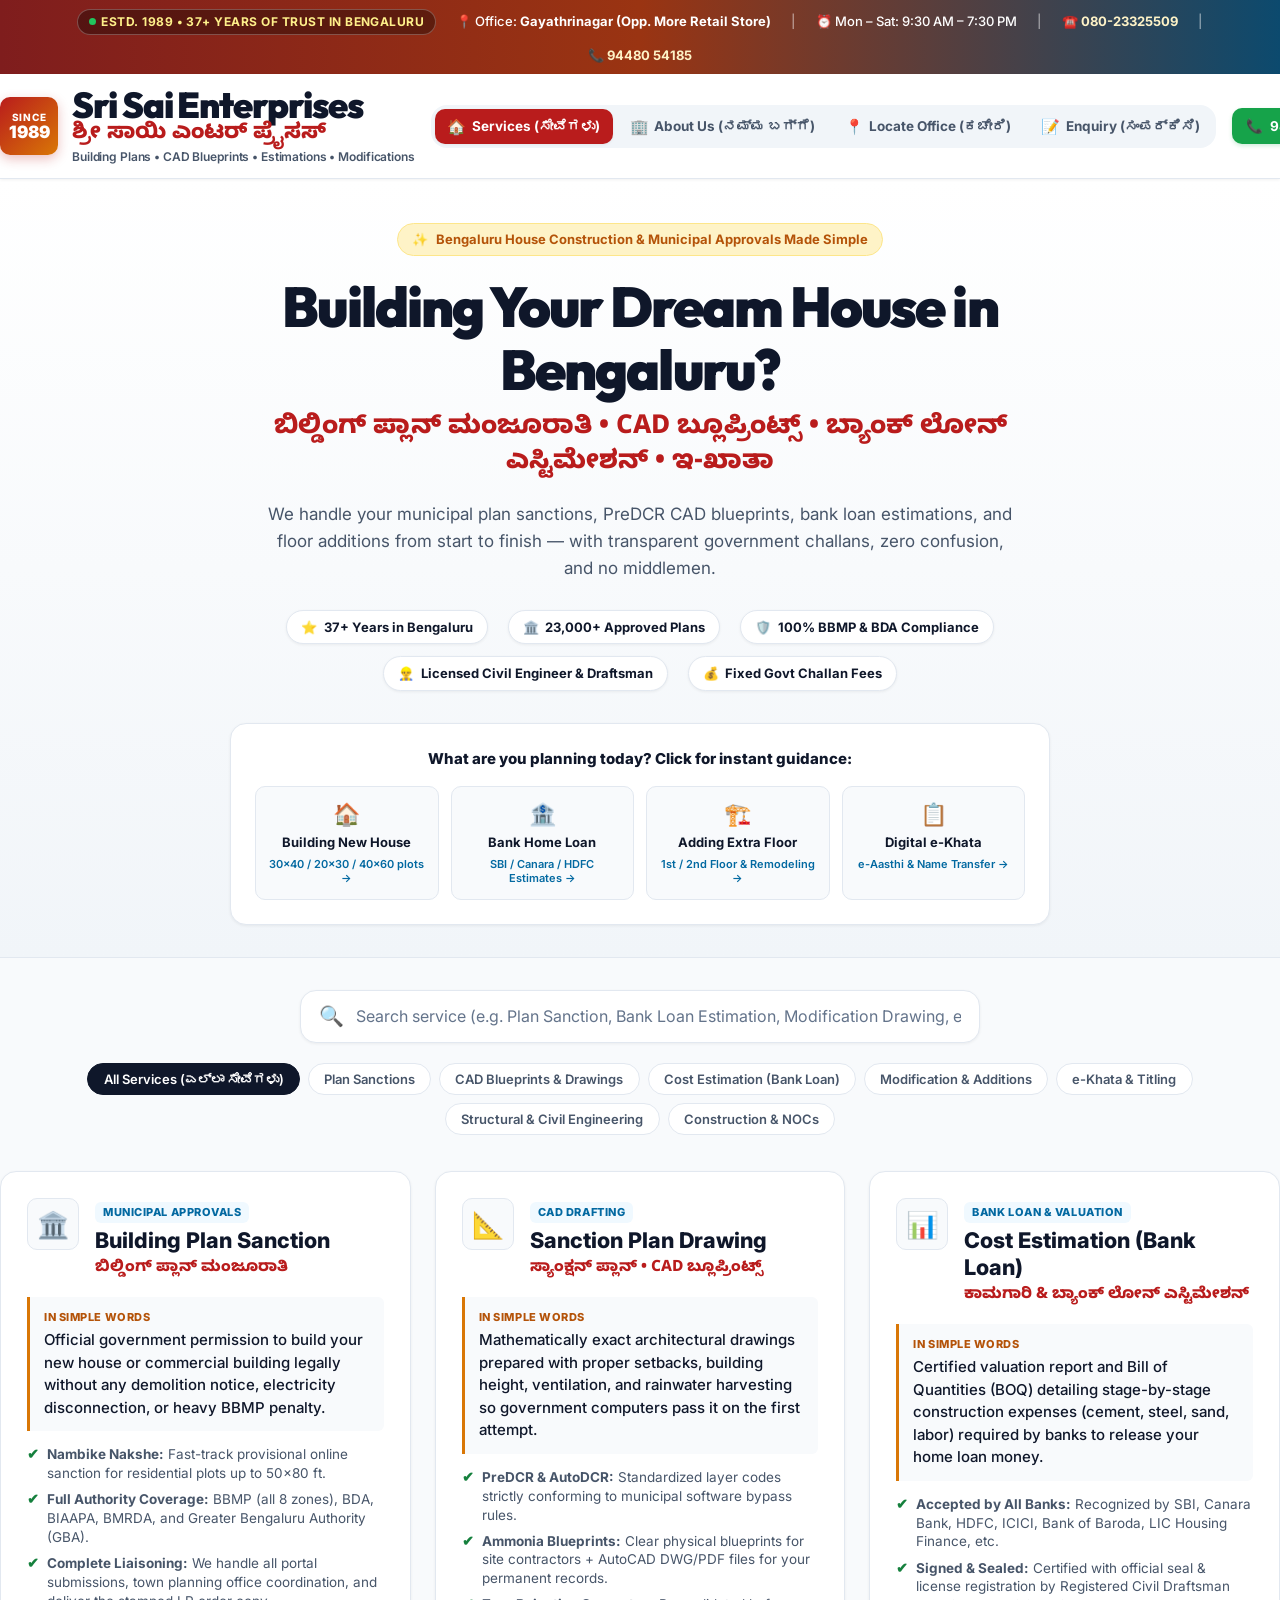
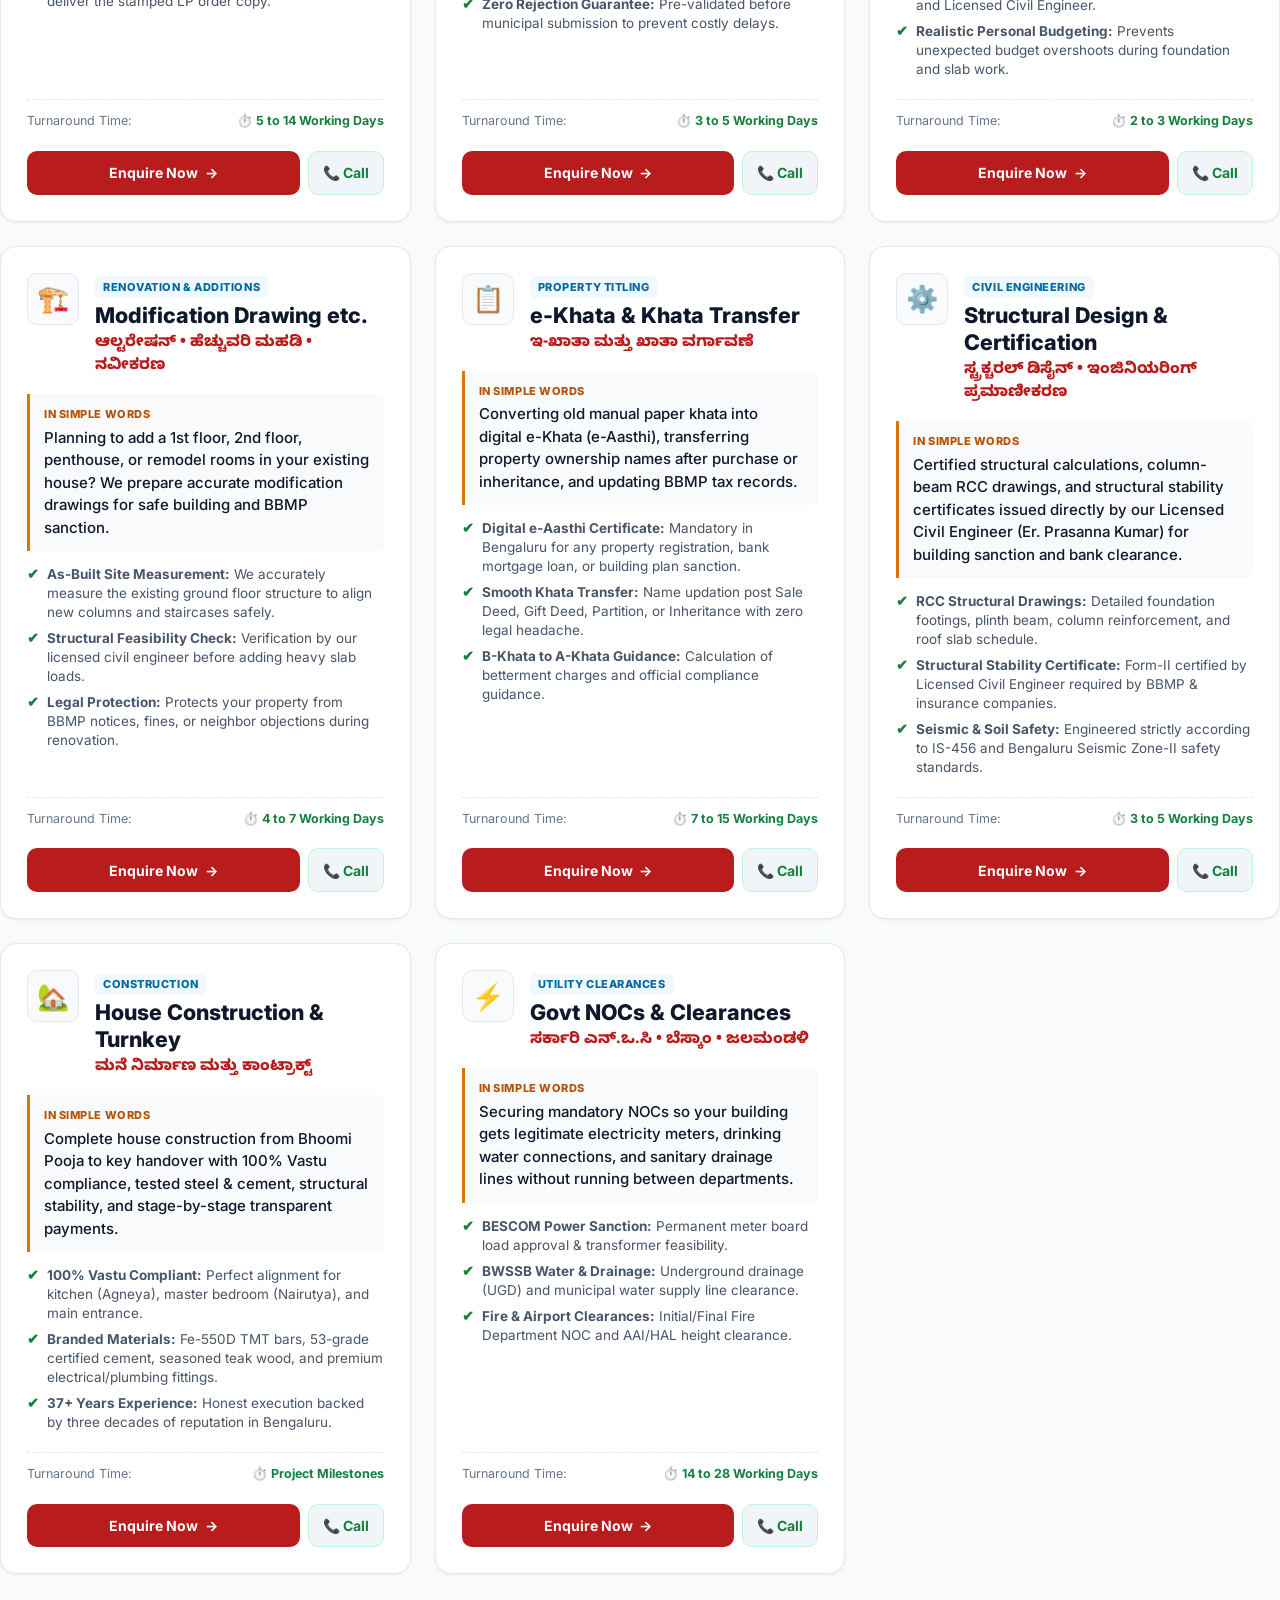
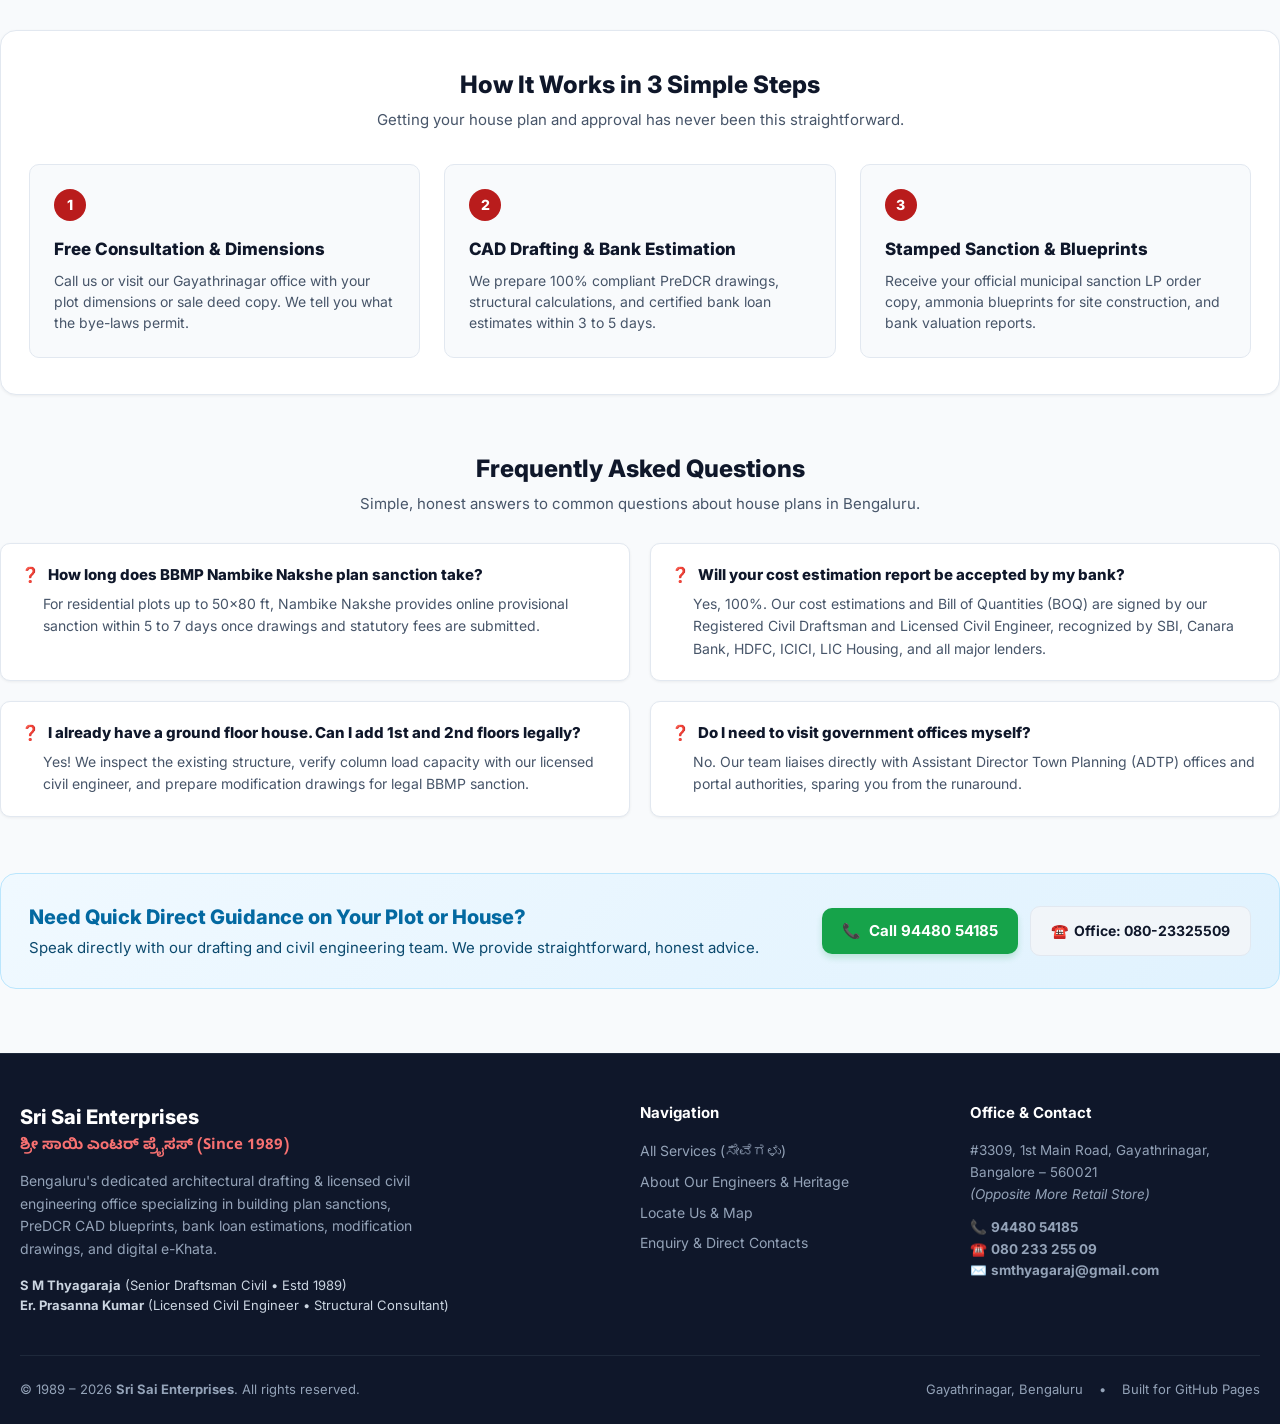
<file: 2.04/index.html>
<!DOCTYPE html>
<html lang="en">
<head>
  <meta charset="UTF-8">
  <meta name="viewport" content="width=device-width, initial-scale=1.0">
  <title>Sri Sai Enterprises | ಶ್ರೀ ಸಾಯಿ ಎಂಟರ್ ಪ್ರೈಸಸ್ - Building Plans, Approvals & Bank Estimations in Bengaluru (Since 1989)</title>
  
  <meta name="description" content="Sri Sai Enterprises (ಶ್ರೀ ಸಾಯಿ ಎಂಟರ್ ಪ್ರೈಸಸ್) - Bengaluru's trusted architectural drafting & licensed civil engineering office since 1989. Building plan sanctions, PreDCR CAD blueprints, bank loan estimations, modification drawings, and digital e-Khata.">
  <meta name="keywords" content="Sri Sai Enterprises, ಶ್ರೀ ಸಾಯಿ ಎಂಟರ್ ಪ್ರೈಸಸ್, Building Plan Sanction Bengaluru, BBMP Plan Sanction, Nambike Nakshe, Sanction Plan Drawing, Cost Estimation for Bank Loan, Modification Drawing, e-Khata Bengaluru, Er Prasanna Kumar, S M Thyagaraja, Gayathrinagar">
  
  <!-- Favicon -->
  <link rel="icon" type="image/svg+xml" href="data:image/svg+xml,%3Csvg xmlns='http://www.w3.org/2000/svg' viewBox='0 0 24 24' fill='%23b91c1c'%3E%3Cpath d='M19 21V5a2 2 0 00-2-2H7a2 2 0 00-2 2v16m14 0h2m-2 0h-5m-9 0H3m2 0h5M9 7h1m-1 4h1m4-4h1m-1 4h1m-5 10v-5a1 1 0 011-1h2a1 1 0 011 1v5m-4 0h4' stroke='%230369a1' stroke-width='1.5' stroke-linecap='round' stroke-linejoin='round'/%3E%3C/svg%3E">

  <!-- Google Fonts: Inter & Noto Sans Kannada -->
  <link rel="preconnect" href="https://fonts.googleapis.com">
  <link rel="preconnect" href="https://fonts.gstatic.com" crossorigin>
  <link href="https://fonts.googleapis.com/css2?family=Inter:wght@400;500;600;700;800;900&family=Noto+Sans+Kannada:wght@400;500;600;700;800&family=Outfit:wght@600;700;800&display=swap" rel="stylesheet">

  <!-- Custom Stylesheet -->
  <link rel="stylesheet" href="./static/css/style.css">
</head>
<body>

  <!-- ================= TOP ANNOUNCEMENT BAR (Customer-Friendly & Welcoming - No Cluttered Licenses) ================= -->
  <aside class="top-bar" aria-label="Announcement & Quick Contacts">
    <div class="top-bar-inner">
      <div class="top-badge">
        <span class="top-badge-dot"></span>
        <span>ESTD. 1989 &bull; 37+ YEARS OF TRUST IN BENGALURU</span>
      </div>
      <span>📍 Office: <strong>Gayathrinagar (Opp. More Retail Store)</strong></span>
      <span style="opacity: 0.5;">|</span>
      <span>⏰ Mon &ndash; Sat: 9:30 AM &ndash; 7:30 PM</span>
      <span style="opacity: 0.5;">|</span>
      <span>
        ☎️ <a href="tel:08023325509" class="top-contact-link">080-23325509</a>
      </span>
      <span style="opacity: 0.5;">|</span>
      <span>
        📞 <a href="tel:9448054185" class="top-contact-link">94480 54185</a>
      </span>
    </div>
  </aside>

  <!-- ================= MAIN HEADER & NAVIGATION ================= -->
  <header class="main-header">
    <div class="container header-inner">
      
      <!-- Brand Emblem & Title -->
      <a href="#services" class="brand" onclick="window.switchTab('services'); return false;">
        <div class="brand-emblem" aria-hidden="true">
          <span class="brand-emblem-since">SINCE</span>
          <span class="brand-emblem-year">1989</span>
        </div>
        <div class="brand-info">
          <div class="brand-title">Sri Sai Enterprises</div>
          <div class="brand-kannada kannada-text">ಶ್ರೀ ಸಾಯಿ ಎಂಟರ್ ಪ್ರೈಸಸ್</div>
          <div class="brand-tagline">Building Plans &bull; CAD Blueprints &bull; Estimations &bull; Modifications</div>
        </div>
      </a>

      <!-- Desktop Navigation Tabs -->
      <nav class="nav-tabs" role="tablist" aria-label="Main Navigation">
        <button class="tab-btn active" data-tab="services" role="tab" aria-selected="true">
          <span class="tab-btn-icon">🏠</span>
          <span>Services (ಸೇವೆಗಳು)</span>
        </button>
        <button class="tab-btn" data-tab="about" role="tab" aria-selected="false">
          <span class="tab-btn-icon">🏢</span>
          <span>About Us (ನಮ್ಮ ಬಗ್ಗೆ)</span>
        </button>
        <button class="tab-btn" data-tab="locate-us" role="tab" aria-selected="false">
          <span class="tab-btn-icon">📍</span>
          <span>Locate Office (ಕಚೇರಿ)</span>
        </button>
        <button class="tab-btn" data-tab="enquiry" role="tab" aria-selected="false">
          <span class="tab-btn-icon">📝</span>
          <span>Enquiry (ಸಂಪರ್ಕಿಸಿ)</span>
        </button>
      </nav>

      <!-- Quick Action Buttons in Header -->
      <div class="header-actions">
        <a href="tel:9448054185" class="btn-header-call" title="Call directly on Mobile">
          <span>📞</span>
          <span>94480 54185</span>
        </a>
        <a href="mailto:smthyagaraj@gmail.com" class="btn-header-mail" title="Send Official Email">
          <span>✉️</span>
          <span>Mail Us</span>
        </a>
      </div>

    </div>
  </header>

  <!-- Mobile Horizontal Tab Bar -->
  <nav class="mobile-nav-bar" role="tablist" aria-label="Mobile Navigation">
    <button class="tab-btn active" data-tab="services" role="tab">🏠 Services (ಸೇವೆಗಳು)</button>
    <button class="tab-btn" data-tab="about" role="tab">🏢 About Us (ನಮ್ಮ ಬಗ್ಗೆ)</button>
    <button class="tab-btn" data-tab="locate-us" role="tab">📍 Locate Us (ವಿಳಾಸ)</button>
    <button class="tab-btn" data-tab="enquiry" role="tab">📝 Enquiry (ವಿಚಾರಣೆ)</button>
  </nav>

  <!-- ================= MAIN CONTENT CONTAINER ================= -->
  <main>

    <!-- ============================================================
         TAB 1: SERVICES (CUSTOMER-CENTRIC TILES VIEW - DEFAULT)
         ============================================================ -->
    <section id="services" class="tab-content active" role="tabpanel">
      
      <!-- Customer Hero Intro -->
      <div class="hero-section">
        <div class="container hero-box">
          <div class="hero-pill">
            <span>✨</span>
            <span>Bengaluru House Construction &amp; Municipal Approvals Made Simple</span>
          </div>
          <h1 class="hero-title">Building Your Dream House in Bengaluru?</h1>
          <div class="hero-title-kannada kannada-text">ಬಿಲ್ಡಿಂಗ್ ಪ್ಲಾನ್ ಮಂಜೂರಾತಿ &bull; CAD ಬ್ಲೂಪ್ರಿಂಟ್ಸ್ &bull; ಬ್ಯಾಂಕ್ ಲೋನ್ ಎಸ್ಟಿಮೇಶನ್ &bull; ಇ-ಖಾತಾ</div>
          <p class="hero-desc">
            We handle your municipal plan sanctions, PreDCR CAD blueprints, bank loan estimations, and floor additions from start to finish — with transparent government challans, zero confusion, and no middlemen.
          </p>

          <!-- Customer Trust Badges -->
          <div class="trust-badges-row">
            <div class="trust-badge-item">
              <span class="trust-badge-icon">⭐</span>
              <span>37+ Years in Bengaluru</span>
            </div>
            <div class="trust-badge-item">
              <span class="trust-badge-icon">🏛️</span>
              <span>23,000+ Approved Plans</span>
            </div>
            <div class="trust-badge-item">
              <span class="trust-badge-icon">🛡️</span>
              <span>100% BBMP &amp; BDA Compliance</span>
            </div>
            <div class="trust-badge-item">
              <span class="trust-badge-icon">👷‍♂️</span>
              <span>Licensed Civil Engineer &amp; Draftsman</span>
            </div>
            <div class="trust-badge-item">
              <span class="trust-badge-icon">💰</span>
              <span>Fixed Govt Challan Fees</span>
            </div>
          </div>

          <!-- Customer 1-Click Scenario Selectors -->
          <div class="scenarios-wrapper">
            <div class="scenarios-header">What are you planning today? Click for instant guidance:</div>
            <div class="scenarios-grid">
              
              <button class="scenario-btn" onclick="selectCustomerScenario('Building Plan Sanction')">
                <span class="scenario-icon">🏠</span>
                <span class="scenario-title">Building New House</span>
                <span class="scenario-hint">30x40 / 20x30 / 40x60 plots &rarr;</span>
              </button>

              <button class="scenario-btn" onclick="selectCustomerScenario('Cost Estimation for Bank Loan')">
                <span class="scenario-icon">🏦</span>
                <span class="scenario-title">Bank Home Loan</span>
                <span class="scenario-hint">SBI / Canara / HDFC Estimates &rarr;</span>
              </button>

              <button class="scenario-btn" onclick="selectCustomerScenario('Modification Drawing etc')">
                <span class="scenario-icon">🏗️</span>
                <span class="scenario-title">Adding Extra Floor</span>
                <span class="scenario-hint">1st / 2nd Floor &amp; Remodeling &rarr;</span>
              </button>

              <button class="scenario-btn" onclick="selectCustomerScenario('e-Khata & Property Transfer')">
                <span class="scenario-icon">📋</span>
                <span class="scenario-title">Digital e-Khata</span>
                <span class="scenario-hint">e-Aasthi &amp; Name Transfer &rarr;</span>
              </button>

            </div>
          </div>

        </div>
      </div>

      <!-- Search & Filter Controls -->
      <div class="container search-filter-section">
        
        <!-- Search Box -->
        <div class="search-box-wrapper">
          <span class="search-icon">🔍</span>
          <input 
            type="text" 
            id="service-search" 
            class="search-input" 
            placeholder="Search service (e.g. Plan Sanction, Bank Loan Estimation, Modification Drawing, e-Khata, Structural...)" 
            aria-label="Search Services">
        </div>

        <!-- Filter Chips (No Survey) -->
        <div class="filter-chips" role="group" aria-label="Service Category Filters">
          <button class="filter-chip active" data-filter="all">All Services (ಎಲ್ಲಾ ಸೇವೆಗಳು)</button>
          <button class="filter-chip" data-filter="sanction">Plan Sanctions</button>
          <button class="filter-chip" data-filter="drawing">CAD Blueprints &amp; Drawings</button>
          <button class="filter-chip" data-filter="estimation">Cost Estimation (Bank Loan)</button>
          <button class="filter-chip" data-filter="modification">Modification &amp; Additions</button>
          <button class="filter-chip" data-filter="khata">e-Khata &amp; Titling</button>
          <button class="filter-chip" data-filter="structural">Structural &amp; Civil Engineering</button>
          <button class="filter-chip" data-filter="const-noc">Construction &amp; NOCs</button>
        </div>

        <!-- Empty Results Message -->
        <div id="no-services-match" style="display: none; text-align: center; padding: 2rem; background: #ffffff; border: 1px dashed var(--border-color); border-radius: var(--radius-lg); margin-bottom: 2rem;">
          <h3 style="color: var(--text-dark); margin-bottom: 0.5rem;">No exact match found</h3>
          <p style="color: var(--text-muted); font-size: 0.9375rem; margin-bottom: 1rem;">
            Don't worry! We handle all custom architectural drawings, civil engineering calculations, and approvals in Bengaluru.
          </p>
          <a href="tel:9448054185" class="btn-tile-call" style="display: inline-flex;">📞 Call Direct: 94480 54185</a>
        </div>

        <!-- ================= THE 8 ORGANIZED CUSTOMER SERVICE TILES ================= -->
        <div class="services-grid">

          <!-- Tile 1: Building Plan Sanction -->
          <article class="service-tile" data-category="sanction" data-keywords="building plan sanction bbmp bda nambike nakshe gba biaapa permission approval license house construction">
            <div class="tile-top">
              <div class="tile-icon-box" style="color: #b91c1c;">🏛️</div>
              <div class="tile-header-text">
                <span class="tile-category-tag">Municipal Approvals</span>
                <h2 class="tile-title">Building Plan Sanction</h2>
                <div class="tile-kannada kannada-text">ಬಿಲ್ಡಿಂಗ್ ಪ್ಲಾನ್ ಮಂಜೂರಾತಿ</div>
              </div>
            </div>

            <div class="tile-body">
              <div class="tile-simple-box">
                <span class="tile-simple-label">In Simple Words</span>
                <p class="tile-simple-desc">
                  Official government permission to build your new house or commercial building legally without any demolition notice, electricity disconnection, or heavy BBMP penalty.
                </p>
              </div>

              <ul class="tile-points">
                <li class="tile-point-item">
                  <span class="tile-point-bullet">✔</span>
                  <span><strong>Nambike Nakshe:</strong> Fast-track provisional online sanction for residential plots up to 50x80 ft.</span>
                </li>
                <li class="tile-point-item">
                  <span class="tile-point-bullet">✔</span>
                  <span><strong>Full Authority Coverage:</strong> BBMP (all 8 zones), BDA, BIAAPA, BMRDA, and Greater Bengaluru Authority (GBA).</span>
                </li>
                <li class="tile-point-item">
                  <span class="tile-point-bullet">✔</span>
                  <span><strong>Complete Liaisoning:</strong> We handle all portal submissions, town planning office coordination, and deliver the stamped LP order copy.</span>
                </li>
              </ul>
            </div>

            <div class="tile-meta">
              <span>Turnaround Time:</span>
              <span class="tile-sla-badge">⏱️ 5 to 14 Working Days</span>
            </div>

            <div class="tile-actions">
              <button class="btn-tile-enquire" data-service="Building Plan Sanction">
                <span>Enquire Now</span>
                <span>&rarr;</span>
              </button>
              <a href="tel:9448054185" class="btn-tile-call" title="Call directly">
                <span>📞 Call</span>
              </a>
            </div>
          </article>

          <!-- Tile 2: Sanction Plan Drawing -->
          <article class="service-tile" data-category="drawing" data-keywords="sanction plan drawing blueprints predcr autodcr cad dwg ammonia prints architectural drawings setbacks">
            <div class="tile-top">
              <div class="tile-icon-box" style="color: #0369a1;">📐</div>
              <div class="tile-header-text">
                <span class="tile-category-tag">CAD Drafting</span>
                <h2 class="tile-title">Sanction Plan Drawing</h2>
                <div class="tile-kannada kannada-text">ಸ್ಯಾಂಕ್ಷನ್ ಪ್ಲಾನ್ &bull; CAD ಬ್ಲೂಪ್ರಿಂಟ್ಸ್</div>
              </div>
            </div>

            <div class="tile-body">
              <div class="tile-simple-box">
                <span class="tile-simple-label">In Simple Words</span>
                <p class="tile-simple-desc">
                  Mathematically exact architectural drawings prepared with proper setbacks, building height, ventilation, and rainwater harvesting so government computers pass it on the first attempt.
                </p>
              </div>

              <ul class="tile-points">
                <li class="tile-point-item">
                  <span class="tile-point-bullet">✔</span>
                  <span><strong>PreDCR &amp; AutoDCR:</strong> Standardized layer codes strictly conforming to municipal software bypass rules.</span>
                </li>
                <li class="tile-point-item">
                  <span class="tile-point-bullet">✔</span>
                  <span><strong>Ammonia Blueprints:</strong> Clear physical blueprints for site contractors + AutoCAD DWG/PDF files for your permanent records.</span>
                </li>
                <li class="tile-point-item">
                  <span class="tile-point-bullet">✔</span>
                  <span><strong>Zero Rejection Guarantee:</strong> Pre-validated before municipal submission to prevent costly delays.</span>
                </li>
              </ul>
            </div>

            <div class="tile-meta">
              <span>Turnaround Time:</span>
              <span class="tile-sla-badge">⏱️ 3 to 5 Working Days</span>
            </div>

            <div class="tile-actions">
              <button class="btn-tile-enquire" data-service="Sanction Plan Drawing">
                <span>Enquire Now</span>
                <span>&rarr;</span>
              </button>
              <a href="tel:9448054185" class="btn-tile-call" title="Call directly">
                <span>📞 Call</span>
              </a>
            </div>
          </article>

          <!-- Tile 3: Cost Estimation for Bank Loan -->
          <article class="service-tile" data-category="estimation" data-keywords="cost estimation bank loan home loan sbi canara hdfc icici lic housing valuation bill of quantities boq budget">
            <div class="tile-top">
              <div class="tile-icon-box" style="color: #d97706;">📊</div>
              <div class="tile-header-text">
                <span class="tile-category-tag">Bank Loan &amp; Valuation</span>
                <h2 class="tile-title">Cost Estimation (Bank Loan)</h2>
                <div class="tile-kannada kannada-text">ಕಾಮಗಾರಿ &amp; ಬ್ಯಾಂಕ್ ಲೋನ್ ಎಸ್ಟಿಮೇಶನ್</div>
              </div>
            </div>

            <div class="tile-body">
              <div class="tile-simple-box">
                <span class="tile-simple-label">In Simple Words</span>
                <p class="tile-simple-desc">
                  Certified valuation report and Bill of Quantities (BOQ) detailing stage-by-stage construction expenses (cement, steel, sand, labor) required by banks to release your home loan money.
                </p>
              </div>

              <ul class="tile-points">
                <li class="tile-point-item">
                  <span class="tile-point-bullet">✔</span>
                  <span><strong>Accepted by All Banks:</strong> Recognized by SBI, Canara Bank, HDFC, ICICI, Bank of Baroda, LIC Housing Finance, etc.</span>
                </li>
                <li class="tile-point-item">
                  <span class="tile-point-bullet">✔</span>
                  <span><strong>Signed &amp; Sealed:</strong> Certified with official seal &amp; license registration by Registered Civil Draftsman and Licensed Civil Engineer.</span>
                </li>
                <li class="tile-point-item">
                  <span class="tile-point-bullet">✔</span>
                  <span><strong>Realistic Personal Budgeting:</strong> Prevents unexpected budget overshoots during foundation and slab work.</span>
                </li>
              </ul>
            </div>

            <div class="tile-meta">
              <span>Turnaround Time:</span>
              <span class="tile-sla-badge">⏱️ 2 to 3 Working Days</span>
            </div>

            <div class="tile-actions">
              <button class="btn-tile-enquire" data-service="Cost Estimation for Bank Loan">
                <span>Enquire Now</span>
                <span>&rarr;</span>
              </button>
              <a href="tel:9448054185" class="btn-tile-call" title="Call directly">
                <span>📞 Call</span>
              </a>
            </div>
          </article>

          <!-- Tile 4: Modification Drawing etc -->
          <article class="service-tile" data-category="modification" data-keywords="modification drawing renovation alteration additional floor 1st floor 2nd floor penthouse remodeling existing house">
            <div class="tile-top">
              <div class="tile-icon-box" style="color: #7c3aed;">🏗️</div>
              <div class="tile-header-text">
                <span class="tile-category-tag">Renovation &amp; Additions</span>
                <h2 class="tile-title">Modification Drawing etc.</h2>
                <div class="tile-kannada kannada-text">ಆಲ್ಟರೇಷನ್ &bull; ಹೆಚ್ಚುವರಿ ಮಹಡಿ &bull; ನವೀಕರಣ</div>
              </div>
            </div>

            <div class="tile-body">
              <div class="tile-simple-box">
                <span class="tile-simple-label">In Simple Words</span>
                <p class="tile-simple-desc">
                  Planning to add a 1st floor, 2nd floor, penthouse, or remodel rooms in your existing house? We prepare accurate modification drawings for safe building and BBMP sanction.
                </p>
              </div>

              <ul class="tile-points">
                <li class="tile-point-item">
                  <span class="tile-point-bullet">✔</span>
                  <span><strong>As-Built Site Measurement:</strong> We accurately measure the existing ground floor structure to align new columns and staircases safely.</span>
                </li>
                <li class="tile-point-item">
                  <span class="tile-point-bullet">✔</span>
                  <span><strong>Structural Feasibility Check:</strong> Verification by our licensed civil engineer before adding heavy slab loads.</span>
                </li>
                <li class="tile-point-item">
                  <span class="tile-point-bullet">✔</span>
                  <span><strong>Legal Protection:</strong> Protects your property from BBMP notices, fines, or neighbor objections during renovation.</span>
                </li>
              </ul>
            </div>

            <div class="tile-meta">
              <span>Turnaround Time:</span>
              <span class="tile-sla-badge">⏱️ 4 to 7 Working Days</span>
            </div>

            <div class="tile-actions">
              <button class="btn-tile-enquire" data-service="Modification Drawing etc">
                <span>Enquire Now</span>
                <span>&rarr;</span>
              </button>
              <a href="tel:9448054185" class="btn-tile-call" title="Call directly">
                <span>📞 Call</span>
              </a>
            </div>
          </article>

          <!-- Tile 5: e-Khata & Property Transfer -->
          <article class="service-tile" data-category="khata" data-keywords="e khata e aasthi khata transfer b khata a khata name change property tax registration sale deed inheritance">
            <div class="tile-top">
              <div class="tile-icon-box" style="color: #059669;">📋</div>
              <div class="tile-header-text">
                <span class="tile-category-tag">Property Titling</span>
                <h2 class="tile-title">e-Khata &amp; Khata Transfer</h2>
                <div class="tile-kannada kannada-text">ಇ-ಖಾತಾ ಮತ್ತು ಖಾತಾ ವರ್ಗಾವಣೆ</div>
              </div>
            </div>

            <div class="tile-body">
              <div class="tile-simple-box">
                <span class="tile-simple-label">In Simple Words</span>
                <p class="tile-simple-desc">
                  Converting old manual paper khata into digital e-Khata (e-Aasthi), transferring property ownership names after purchase or inheritance, and updating BBMP tax records.
                </p>
              </div>

              <ul class="tile-points">
                <li class="tile-point-item">
                  <span class="tile-point-bullet">✔</span>
                  <span><strong>Digital e-Aasthi Certificate:</strong> Mandatory in Bengaluru for any property registration, bank mortgage loan, or building plan sanction.</span>
                </li>
                <li class="tile-point-item">
                  <span class="tile-point-bullet">✔</span>
                  <span><strong>Smooth Khata Transfer:</strong> Name updation post Sale Deed, Gift Deed, Partition, or Inheritance with zero legal headache.</span>
                </li>
                <li class="tile-point-item">
                  <span class="tile-point-bullet">✔</span>
                  <span><strong>B-Khata to A-Khata Guidance:</strong> Calculation of betterment charges and official compliance guidance.</span>
                </li>
              </ul>
            </div>

            <div class="tile-meta">
              <span>Turnaround Time:</span>
              <span class="tile-sla-badge">⏱️ 7 to 15 Working Days</span>
            </div>

            <div class="tile-actions">
              <button class="btn-tile-enquire" data-service="e-Khata & Property Transfer">
                <span>Enquire Now</span>
                <span>&rarr;</span>
              </button>
              <a href="tel:9448054185" class="btn-tile-call" title="Call directly">
                <span>📞 Call</span>
              </a>
            </div>
          </article>

          <!-- Tile 6: Structural Design & Civil Engineering (Licensed Civil Engineer Er. Prasanna Kumar) -->
          <article class="service-tile" data-category="structural" data-keywords="structural design civil engineer prasanna kumar stability certificate foundation column beam slab rcc schedule">
            <div class="tile-top">
              <div class="tile-icon-box" style="color: #0284c7;">⚙️</div>
              <div class="tile-header-text">
                <span class="tile-category-tag">Civil Engineering</span>
                <h2 class="tile-title">Structural Design &amp; Certification</h2>
                <div class="tile-kannada kannada-text">ಸ್ಟ್ರಕ್ಚರಲ್ ಡಿಸೈನ್ &bull; ಇಂಜಿನಿಯರಿಂಗ್ ಪ್ರಮಾಣೀಕರಣ</div>
              </div>
            </div>

            <div class="tile-body">
              <div class="tile-simple-box">
                <span class="tile-simple-label">In Simple Words</span>
                <p class="tile-simple-desc">
                  Certified structural calculations, column-beam RCC drawings, and structural stability certificates issued directly by our Licensed Civil Engineer (Er. Prasanna Kumar) for building sanction and bank clearance.
                </p>
              </div>

              <ul class="tile-points">
                <li class="tile-point-item">
                  <span class="tile-point-bullet">✔</span>
                  <span><strong>RCC Structural Drawings:</strong> Detailed foundation footings, plinth beam, column reinforcement, and roof slab schedule.</span>
                </li>
                <li class="tile-point-item">
                  <span class="tile-point-bullet">✔</span>
                  <span><strong>Structural Stability Certificate:</strong> Form-II certified by Licensed Civil Engineer required by BBMP &amp; insurance companies.</span>
                </li>
                <li class="tile-point-item">
                  <span class="tile-point-bullet">✔</span>
                  <span><strong>Seismic &amp; Soil Safety:</strong> Engineered strictly according to IS-456 and Bengaluru Seismic Zone-II safety standards.</span>
                </li>
              </ul>
            </div>

            <div class="tile-meta">
              <span>Turnaround Time:</span>
              <span class="tile-sla-badge">⏱️ 3 to 5 Working Days</span>
            </div>

            <div class="tile-actions">
              <button class="btn-tile-enquire" data-service="Structural Design & Civil Engineering">
                <span>Enquire Now</span>
                <span>&rarr;</span>
              </button>
              <a href="tel:9448054185" class="btn-tile-call" title="Call directly">
                <span>📞 Call</span>
              </a>
            </div>
          </article>

          <!-- Tile 7: Turnkey House Construction -->
          <article class="service-tile" data-category="const-noc" data-keywords="house construction turnkey building vastu residential duplex elevation contracting since 1989">
            <div class="tile-top">
              <div class="tile-icon-box" style="color: #ea580c;">🏡</div>
              <div class="tile-header-text">
                <span class="tile-category-tag">Construction</span>
                <h2 class="tile-title">House Construction &amp; Turnkey</h2>
                <div class="tile-kannada kannada-text">ಮನೆ ನಿರ್ಮಾಣ ಮತ್ತು ಕಾಂಟ್ರಾಕ್ಟ್</div>
              </div>
            </div>

            <div class="tile-body">
              <div class="tile-simple-box">
                <span class="tile-simple-label">In Simple Words</span>
                <p class="tile-simple-desc">
                  Complete house construction from Bhoomi Pooja to key handover with 100% Vastu compliance, tested steel &amp; cement, structural stability, and stage-by-stage transparent payments.
                </p>
              </div>

              <ul class="tile-points">
                <li class="tile-point-item">
                  <span class="tile-point-bullet">✔</span>
                  <span><strong>100% Vastu Compliant:</strong> Perfect alignment for kitchen (Agneya), master bedroom (Nairutya), and main entrance.</span>
                </li>
                <li class="tile-point-item">
                  <span class="tile-point-bullet">✔</span>
                  <span><strong>Branded Materials:</strong> Fe-550D TMT bars, 53-grade certified cement, seasoned teak wood, and premium electrical/plumbing fittings.</span>
                </li>
                <li class="tile-point-item">
                  <span class="tile-point-bullet">✔</span>
                  <span><strong>37+ Years Experience:</strong> Honest execution backed by three decades of reputation in Bengaluru.</span>
                </li>
              </ul>
            </div>

            <div class="tile-meta">
              <span>Turnaround Time:</span>
              <span class="tile-sla-badge">⏱️ Project Milestones</span>
            </div>

            <div class="tile-actions">
              <button class="btn-tile-enquire" data-service="House Construction & Turnkey Building">
                <span>Enquire Now</span>
                <span>&rarr;</span>
              </button>
              <a href="tel:9448054185" class="btn-tile-call" title="Call directly">
                <span>📞 Call</span>
              </a>
            </div>
          </article>

          <!-- Tile 8: Government NOCs & Clearances -->
          <article class="service-tile" data-category="const-noc" data-keywords="government noc bescom bwssb water electricity power fire department airport clearance">
            <div class="tile-top">
              <div class="tile-icon-box" style="color: #0284c7;">⚡</div>
              <div class="tile-header-text">
                <span class="tile-category-tag">Utility Clearances</span>
                <h2 class="tile-title">Govt NOCs &amp; Clearances</h2>
                <div class="tile-kannada kannada-text">ಸರ್ಕಾರಿ ಎನ್.ಒ.ಸಿ &bull; ಬೆಸ್ಕಾಂ &bull; ಜಲಮಂಡಳಿ</div>
              </div>
            </div>

            <div class="tile-body">
              <div class="tile-simple-box">
                <span class="tile-simple-label">In Simple Words</span>
                <p class="tile-simple-desc">
                  Securing mandatory NOCs so your building gets legitimate electricity meters, drinking water connections, and sanitary drainage lines without running between departments.
                </p>
              </div>

              <ul class="tile-points">
                <li class="tile-point-item">
                  <span class="tile-point-bullet">✔</span>
                  <span><strong>BESCOM Power Sanction:</strong> Permanent meter board load approval &amp; transformer feasibility.</span>
                </li>
                <li class="tile-point-item">
                  <span class="tile-point-bullet">✔</span>
                  <span><strong>BWSSB Water &amp; Drainage:</strong> Underground drainage (UGD) and municipal water supply line clearance.</span>
                </li>
                <li class="tile-point-item">
                  <span class="tile-point-bullet">✔</span>
                  <span><strong>Fire &amp; Airport Clearances:</strong> Initial/Final Fire Department NOC and AAI/HAL height clearance.</span>
                </li>
              </ul>
            </div>

            <div class="tile-meta">
              <span>Turnaround Time:</span>
              <span class="tile-sla-badge">⏱️ 14 to 28 Working Days</span>
            </div>

            <div class="tile-actions">
              <button class="btn-tile-enquire" data-service="Government NOCs & Utility Clearances">
                <span>Enquire Now</span>
                <span>&rarr;</span>
              </button>
              <a href="tel:9448054185" class="btn-tile-call" title="Call directly">
                <span>📞 Call</span>
              </a>
            </div>
          </article>

        </div>

        <!-- ================= CUSTOMER 3-STEP PROCESS ================= -->
        <div class="process-section">
          <div class="process-header">
            <h2 class="process-title">How It Works in 3 Simple Steps</h2>
            <p class="process-subtitle">Getting your house plan and approval has never been this straightforward.</p>
          </div>

          <div class="process-grid">
            <div class="process-card">
              <div class="process-step-num">1</div>
              <h3 class="process-step-title">Free Consultation &amp; Dimensions</h3>
              <p class="process-step-desc">
                Call us or visit our Gayathrinagar office with your plot dimensions or sale deed copy. We tell you what the bye-laws permit.
              </p>
            </div>

            <div class="process-card">
              <div class="process-step-num">2</div>
              <h3 class="process-step-title">CAD Drafting &amp; Bank Estimation</h3>
              <p class="process-step-desc">
                We prepare 100% compliant PreDCR drawings, structural calculations, and certified bank loan estimates within 3 to 5 days.
              </p>
            </div>

            <div class="process-card">
              <div class="process-step-num">3</div>
              <h3 class="process-step-title">Stamped Sanction &amp; Blueprints</h3>
              <p class="process-step-desc">
                Receive your official municipal sanction LP order copy, ammonia blueprints for site construction, and bank valuation reports.
              </p>
            </div>
          </div>
        </div>

        <!-- ================= CUSTOMER FAQ SECTION ================= -->
        <div class="faq-section">
          <div class="faq-header">
            <h2 class="process-title">Frequently Asked Questions</h2>
            <p class="process-subtitle">Simple, honest answers to common questions about house plans in Bengaluru.</p>
          </div>

          <div class="faq-grid">
            
            <div class="faq-card">
              <div class="faq-q">
                <span class="faq-q-icon">❓</span>
                <span>How long does BBMP Nambike Nakshe plan sanction take?</span>
              </div>
              <div class="faq-a">
                For residential plots up to 50x80 ft, Nambike Nakshe provides online provisional sanction within 5 to 7 days once drawings and statutory fees are submitted.
              </div>
            </div>

            <div class="faq-card">
              <div class="faq-q">
                <span class="faq-q-icon">❓</span>
                <span>Will your cost estimation report be accepted by my bank?</span>
              </div>
              <div class="faq-a">
                Yes, 100%. Our cost estimations and Bill of Quantities (BOQ) are signed by our Registered Civil Draftsman and Licensed Civil Engineer, recognized by SBI, Canara Bank, HDFC, ICICI, LIC Housing, and all major lenders.
              </div>
            </div>

            <div class="faq-card">
              <div class="faq-q">
                <span class="faq-q-icon">❓</span>
                <span>I already have a ground floor house. Can I add 1st and 2nd floors legally?</span>
              </div>
              <div class="faq-a">
                Yes! We inspect the existing structure, verify column load capacity with our licensed civil engineer, and prepare modification drawings for legal BBMP sanction.
              </div>
            </div>

            <div class="faq-card">
              <div class="faq-q">
                <span class="faq-q-icon">❓</span>
                <span>Do I need to visit government offices myself?</span>
              </div>
              <div class="faq-a">
                No. Our team liaises directly with Assistant Director Town Planning (ADTP) offices and portal authorities, sparing you from the runaround.
              </div>
            </div>

          </div>
        </div>

        <!-- Helpful Reassurance Banner -->
        <div class="help-banner">
          <div class="help-banner-content">
            <h3>Need Quick Direct Guidance on Your Plot or House?</h3>
            <p>
              Speak directly with our drafting and civil engineering team. We provide straightforward, honest advice.
            </p>
          </div>
          <div class="help-banner-actions">
            <a href="tel:9448054185" class="btn-call-large">
              <span>📞</span>
              <span>Call 94480 54185</span>
            </a>
            <a href="tel:08023325509" class="btn-copy-summary">
              <span>☎️</span>
              <span>Office: 080-23325509</span>
            </a>
          </div>
        </div>

      </div>
    </section>

    <!-- ============================================================
         TAB 2: ABOUT US (DUAL LEADERSHIP: S M THYAGARAJA & ER. PRASANNA KUMAR)
         ============================================================ -->
    <section id="about" class="tab-content" role="tabpanel">
      <div class="container about-container">
        
        <div class="about-header">
          <h1 class="about-title">About Sri Sai Enterprises</h1>
          <div class="brand-kannada kannada-text" style="font-size: 1.125rem; margin-bottom: 0.5rem;">ಶ್ರೀ ಸಾಯಿ ಎಂಟರ್ ಪ್ರೈಸಸ್ - 1989 ರಿಂದ ನಂಬಿಕೆಯ ಸೇವೆ</div>
          <p class="about-subtitle">
            Over 37 years of trusted architectural drafting and licensed civil engineering expertise under one roof in Gayathrinagar, Bengaluru.
          </p>
        </div>

        <!-- Dual Leadership Cards: Draftsman & Civil Engineer -->
        <div class="leadership-grid">

          <!-- Leader 1: S M Thyagaraja -->
          <div class="leader-card">
            <span class="leader-badge leader-badge-draftsman">Founder &bull; Architectural Drafting</span>
            <div class="profile-card-top">
              <div class="profile-avatar avatar-red" aria-hidden="true">ST</div>
              <div>
                <h2 class="profile-name">S M Thyagaraja</h2>
                <div class="profile-role">Principal Consultant &bull; Senior Draftsman Civil</div>
                <div class="profile-kannada kannada-text">ಎಸ್ ಎಂ ತ್ಯಾಗರಾಜ (ಡ್ರಾಫ್ಟ್ಸ್‌ಮನ್ ಸಿವಿಲ್)</div>
              </div>
            </div>

            <p class="leader-bio">
              Founded Sri Sai Enterprises in 1989. With over 37 years of specialized practice in Bengaluru, S M Thyagaraja has personally drafted and guided over 23,000 residential and commercial building sanctions through BBMP, BDA, BIAAPA, and BMRDA regulations.
            </p>

            <table class="creds-table">
              <tbody>
                <tr>
                  <td class="creds-key">Municipal Registration:</td>
                  <td class="creds-value">BCC/BL-3.2.3/S-218/89-90</td>
                </tr>
                <tr>
                  <td class="creds-key">COA Registration:</td>
                  <td class="creds-value">CA/2009/44120</td>
                </tr>
                <tr>
                  <td class="creds-key">Experience in Bengaluru:</td>
                  <td class="creds-value">Since 1989 (37+ Years)</td>
                </tr>
                <tr>
                  <td class="creds-key">Specialization:</td>
                  <td class="creds-value">PreDCR CAD, Municipal Liaisoning, e-Khata</td>
                </tr>
              </tbody>
            </table>

            <div style="margin-top: 1.25rem;">
              <a href="tel:9448054185" class="btn-tile-enquire" style="width: 100%;">
                <span>📞 Call S M Thyagaraja (94480 54185)</span>
              </a>
            </div>
          </div>

          <!-- Leader 2: Er. Prasanna Kumar -->
          <div class="leader-card">
            <span class="leader-badge leader-badge-engineer">Engineering &bull; Structural Stability</span>
            <div class="profile-card-top">
              <div class="profile-avatar avatar-blue" aria-hidden="true">PK</div>
              <div>
                <h2 class="profile-name">Er. Prasanna Kumar</h2>
                <div class="profile-role">Licensed Civil Engineer &bull; Structural Consultant</div>
                <div class="profile-kannada kannada-text">ಪ್ರಸನ್ನ ಕುಮಾರ್ (ಲೈಸನ್ಸ್ಡ್ ಸಿವಿಲ್ ಇಂಜಿನಿಯರ್)</div>
              </div>
            </div>

            <p class="leader-bio">
              Leading the civil engineering and structural stability division. Er. Prasanna Kumar brings certified structural analysis, soil capacity testing, foundation design, and official engineering stability certification required by BBMP, BDA, and banks.
            </p>

            <table class="creds-table">
              <tbody>
                <tr>
                  <td class="creds-key">Professional License:</td>
                  <td class="creds-value">Licensed Civil Engineer (BBMP / State)</td>
                </tr>
                <tr>
                  <td class="creds-key">Core Engineering:</td>
                  <td class="creds-value">Structural Calculations, IS-456 Concrete Design</td>
                </tr>
                <tr>
                  <td class="creds-key">Stability Certifications:</td>
                  <td class="creds-value">Form-II Structural Stability for BBMP &amp; Banks</td>
                </tr>
                <tr>
                  <td class="creds-key">Specialization:</td>
                  <td class="creds-value">Multi-floor Additions, Column Schedules, BOQ</td>
                </tr>
              </tbody>
            </table>

            <div style="margin-top: 1.25rem;">
              <a href="tel:08023325509" class="btn-copy-summary" style="width: 100%; justify-content: center;">
                <span>☎️ Consult Er. Prasanna Kumar</span>
              </a>
            </div>
          </div>

        </div>

        <!-- The Dual License Advantage Banner -->
        <div class="dual-advantage-card">
          <h3 class="dual-advantage-title">✨ The Dual Advantage: Drafting + Licensed Civil Engineering Under One Roof</h3>
          <p class="dual-advantage-desc">
            Most agencies only draw building plans and outsource structural engineering to outside consultants, causing delays, miscommunications, and rejections. At <strong>Sri Sai Enterprises</strong>, our Senior Civil Draftsman and Licensed Civil Engineer collaborate directly on your project. This guarantees that your architectural layout and your structural stability schedule match 100% on the very first submission.
          </p>
        </div>

        <!-- Heritage & Core Values -->
        <div class="about-card" style="margin-bottom: 2rem;">
          <h3 style="font-size: 1.25rem; font-weight: 800; color: var(--text-dark); margin-bottom: 0.75rem;">
            Why Bengaluru Property Owners Trust Us Since 1989
          </h3>
          <p style="font-size: 0.9375rem; color: var(--text-muted); line-height: 1.6; margin-bottom: 1rem;">
            Over three decades, more than <strong>23,000 property owners</strong> have trusted our office with their home investments. We follow three golden principles:
          </p>
          <ul class="tile-points">
            <li class="tile-point-item">
              <span class="tile-point-bullet">✔</span>
              <span><strong>Transparent Statutory Fees:</strong> You pay exact government challan amounts directly to the municipal treasury with official government receipts.</span>
            </li>
            <li class="tile-point-item">
              <span class="tile-point-bullet">✔</span>
              <span><strong>Algorithmic CAD Precision:</strong> Every drawing is mathematically verified against computerized PreDCR software before submission to prevent rejections.</span>
            </li>
            <li class="tile-point-item">
              <span class="tile-point-bullet">✔</span>
              <span><strong>Direct Personal Access:</strong> You consult directly with our senior professionals — no agents, no commission brokers, and no guesswork.</span>
            </li>
          </ul>
        </div>

      </div>
    </section>

    <!-- ============================================================
         TAB 3: LOCATE US (ADDRESS, DIRECTIONS & INTERACTIVE MAP)
         ============================================================ -->
    <section id="locate-us" class="tab-content" role="tabpanel">
      <div class="container locate-container">
        
        <div class="about-header">
          <h1 class="about-title">Locate Our Office</h1>
          <div class="brand-kannada kannada-text" style="font-size: 1.125rem; margin-bottom: 0.5rem;">ನಮ್ಮ ಕಚೇರಿ ವಿಳಾಸ &bull; ಗಾಯತ್ರಿನಗರ, ಬೆಂಗಳೂರು</div>
          <p class="about-subtitle">
            Centrally located in Gayathrinagar with quick access from Rajajinagar, Malleshwaram, Srirampuram, and Kuvempu Road Metro Station.
          </p>
        </div>

        <div class="locate-grid">

          <!-- Left Card: Address Details -->
          <div class="address-card">
            <div class="address-header">
              <span class="address-tag">Office Address</span>
              <h2 class="address-title">Sri Sai Enterprises</h2>
              <div class="kannada-text" style="font-weight: 700; color: var(--primary-red); font-size: 0.9375rem;">ಶ್ರೀ ಸಾಯಿ ಎಂಟರ್ ಪ್ರೈಸಸ್</div>
            </div>

            <div class="address-details">
              
              <!-- Address Line -->
              <div class="address-detail-item">
                <span class="address-detail-icon">🏢</span>
                <div class="address-detail-text">
                  <h4>Office Location:</h4>
                  <p>
                    <strong>#3309, 1st Main Road</strong>,<br>
                    Gayathrinagar, Bengaluru, Karnataka &ndash; <strong>560021</strong>
                  </p>
                </div>
              </div>

              <!-- Landmark -->
              <div class="address-detail-item">
                <span class="address-detail-icon">📍</span>
                <div class="address-detail-text">
                  <h4>Prominent Landmark:</h4>
                  <p><strong>Directly Opposite More Retail Store</strong> (Gayathrinagar 1st Main)</p>
                </div>
              </div>

              <!-- Nearby Metro & Areas -->
              <div class="address-detail-item">
                <span class="address-detail-icon">🚇</span>
                <div class="address-detail-text">
                  <h4>Nearest Namma Metro Station:</h4>
                  <p>
                    <strong>Kuvempu Road Metro Station</strong> (Green Line &ndash; 4 minutes walk)<br>
                    <strong>Rajajinagar Metro Station</strong> (Green Line &ndash; 6 minutes)
                  </p>
                </div>
              </div>

              <!-- Nearby Neighborhoods -->
              <div class="address-detail-item">
                <span class="address-detail-icon">🏙️</span>
                <div class="address-detail-text">
                  <h4>Neighboring Localities:</h4>
                  <p>Rajajinagar 1st/2nd Block, Malleshwaram, Srirampuram, Subramanyanagar, Mahalakshmi Layout</p>
                </div>
              </div>

              <!-- Working Hours -->
              <div class="address-detail-item">
                <span class="address-detail-icon">⏰</span>
                <div class="address-detail-text">
                  <h4>Office Consultation Timings:</h4>
                  <p>
                    <strong>Monday to Saturday:</strong> 9:30 AM &ndash; 7:30 PM<br>
                    <strong>Sunday:</strong> Open by prior appointment
                  </p>
                </div>
              </div>

            </div>

            <!-- Direct Actions -->
            <div class="address-actions">
              <a href="https://maps.google.com/?q=3309+1st+Main+Road+Gayathrinagar+Bangalore+560021" target="_blank" rel="noopener noreferrer" class="btn-gmaps-direction">
                <span>🗺️</span>
                <span>Get Directions in Google Maps</span>
              </a>

              <div style="display: grid; grid-template-columns: 1fr 1fr; gap: 0.5rem; margin-top: 0.5rem;">
                <a href="tel:08023325509" class="btn-copy-summary" style="justify-content: center;">
                  <span>☎️ 080-23325509</span>
                </a>
                <a href="tel:9448054185" class="btn-copy-summary" style="justify-content: center; color: #15803d; border-color: #bbf7d0;">
                  <span>📞 94480 54185</span>
                </a>
              </div>
            </div>

          </div>

          <!-- Right Card: Visual Map Card -->
          <div class="map-card">
            <div style="background: linear-gradient(135deg, #0f172a 0%, #1e293b 100%); color: #ffffff; padding: 1rem 1.25rem; display: flex; align-items: center; justify-content: space-between;">
              <div>
                <div style="font-weight: 800; font-size: 0.9375rem; color: #fef08a;">📍 Gayathrinagar Office Location</div>
                <div style="font-size: 0.8125rem; color: #94a3b8;">Opp. More Retail Store &bull; Near Kuvempu Rd Metro</div>
              </div>
              <a href="https://maps.google.com/?q=3309+1st+Main+Road+Gayathrinagar+Bangalore+560021" target="_blank" rel="noopener noreferrer" style="background: #0284c7; color: #ffffff; padding: 0.4rem 0.8rem; border-radius: 6px; font-size: 0.8125rem; font-weight: 700;">Open Map ↗</a>
            </div>
            <div class="map-iframe-wrapper">
              <iframe 
                title="Sri Sai Enterprises Office Location"
                src="https://maps.google.com/maps?q=Gayathrinagar+Bangalore+560021&t=&z=15&ie=UTF8&iwloc=&output=embed" 
                loading="lazy" 
                referrerpolicy="no-referrer-when-downgrade"
                allowfullscreen>
              </iframe>
            </div>
            <div class="map-caption-bar">
              <span>📍 #3309, 1st Main Road, Gayathrinagar, Bangalore 560021</span>
              <a href="https://maps.google.com/?q=3309+1st+Main+Road+Gayathrinagar+Bangalore+560021" target="_blank" rel="noopener noreferrer" style="color: #0369a1; font-weight: bold; text-decoration: underline;">
                View Directions &rarr;
              </a>
            </div>
          </div>

        </div>

      </div>
    </section>

    <!-- ============================================================
         TAB 4: ENQUIRY & CONTACT (DIRECT CALL, MAIL & FORM)
         ============================================================ -->
    <section id="enquiry" class="tab-content" role="tabpanel">
      <div class="container enquiry-container">
        
        <div class="about-header">
          <h1 class="about-title">Contact &amp; Service Enquiry</h1>
          <div class="brand-kannada kannada-text" style="font-size: 1.125rem; margin-bottom: 0.5rem;">ನೇರ ಸಂಪರ್ಕ &bull; ಫೋನ್ ಕರೆ, ಇಮೇಲ್ ಅಥವಾ ಕಚೇರಿ ಭೇಟಿ</div>
          <p class="about-subtitle">
            Speak directly with S M Thyagaraja and Er. Prasanna Kumar. No automated chatbots or middleman commissions.
          </p>
        </div>

        <div class="enquiry-grid">

          <!-- Left Card: Direct Contact Channels (Call, Mail, Visit) -->
          <div class="contact-channels-card">
            <h2 style="font-size: 1.25rem; font-weight: 800; color: var(--text-dark);">Direct Contact Channels</h2>
            <p style="font-size: 0.875rem; color: var(--text-muted); margin-top: 0.25rem;">
              Call or email us directly for quick, transparent advice.
            </p>

            <div class="channel-list">
              
              <!-- Channel 1: Mobile Call -->
              <div class="channel-card">
                <div class="channel-info">
                  <h4>Primary Mobile (Direct Consultation)</h4>
                  <div class="channel-val">94480 54185</div>
                </div>
                <a href="tel:9448054185" class="channel-btn channel-btn-call">
                  <span>📞 Call Now</span>
                </a>
              </div>

              <!-- Channel 2: Office Landline -->
              <div class="channel-card">
                <div class="channel-info">
                  <h4>Office Landline</h4>
                  <div class="channel-val">080 233 255 09</div>
                </div>
                <a href="tel:08023325509" class="channel-btn channel-btn-call">
                  <span>☎️ Call Landline</span>
                </a>
              </div>

              <!-- Channel 3: Official Email -->
              <div class="channel-card">
                <div class="channel-info">
                  <h4>Official Email</h4>
                  <div class="channel-val" style="font-size: 1rem;">smthyagaraj@gmail.com</div>
                </div>
                <a href="mailto:smthyagaraj@gmail.com" class="channel-btn channel-btn-mail">
                  <span>✉️ Send Mail</span>
                </a>
              </div>

              <!-- Channel 4: Office Address -->
              <div class="channel-card">
                <div class="channel-info">
                  <h4>Office Visit (Mon &ndash; Sat)</h4>
                  <div class="channel-val" style="font-size: 0.9375rem;">Opp. More Retail Store, Gayathrinagar</div>
                </div>
                <button onclick="window.switchTab('locate-us')" class="channel-btn" style="background-color: #f1f5f9; color: var(--text-dark); border: 1px solid var(--border-color);">
                  <span>📍 Map</span>
                </button>
              </div>

            </div>

            <!-- Guarantee Box -->
            <div style="margin-top: 1.75rem; padding: 1rem; background-color: var(--success-bg); border: 1px solid var(--success-border); border-radius: var(--radius-md);">
              <div style="font-size: 0.875rem; font-weight: 700; color: var(--success-green); margin-bottom: 0.25rem;">
                🛡️ 24-Hour Callback Guarantee
              </div>
              <p style="font-size: 0.8125rem; color: #166534; line-height: 1.4;">
                Every phone call and email receives personal attention from our drafting and civil engineering team with honest advice on government fees and required documents.
              </p>
            </div>
          </div>

          <!-- Right Card: Simple Interactive Enquiry Form -->
          <div class="enquiry-form-card">
            <h2 style="font-size: 1.25rem; font-weight: 800; color: var(--text-dark); margin-bottom: 0.25rem;">
              Send Service Enquiry Form
            </h2>
            <p style="font-size: 0.875rem; color: var(--text-muted); margin-bottom: 1.5rem;">
              Fill out your requirements below. You can send it directly via email or copy the summary.
            </p>

            <form id="enquiry-form" onsubmit="return false;">

              <!-- Name Input -->
              <div class="form-group">
                <label for="enquiry-name" class="form-label">
                  Your Full Name <span class="req">*</span>
                </label>
                <input 
                  type="text" 
                  id="enquiry-name" 
                  class="form-input" 
                  placeholder="e.g. Ramesh Kumar" 
                  required>
              </div>

              <!-- Phone Input -->
              <div class="form-group">
                <label for="enquiry-phone" class="form-label">
                  Mobile Phone Number <span class="req">*</span>
                </label>
                <input 
                  type="tel" 
                  id="enquiry-phone" 
                  class="form-input" 
                  placeholder="e.g. 98450 12345" 
                  required>
                <div class="form-help-text">We will call you back on this number to discuss your requirement.</div>
              </div>

              <!-- Service Selection Dropdown (No Survey) -->
              <div class="form-group">
                <label for="enquiry-service" class="form-label">
                  Select Required Service <span class="req">*</span>
                </label>
                <select id="enquiry-service" class="form-select">
                  <option value="Building Plan Sanction">Building Plan Sanction (ಬಿಲ್ಡಿಂಗ್ ಪ್ಲಾನ್ ಮಂಜೂರಾತಿ)</option>
                  <option value="Sanction Plan Drawing">Sanction Plan Drawing &amp; Blueprints (ಸ್ಯಾಂಕ್ಷನ್ ಪ್ಲಾನ್ &amp; CAD)</option>
                  <option value="Cost Estimation for Bank Loan">Cost Estimation for Bank Loan (ಎಸ್ಟಿಮೇಶನ್ - ಬ್ಯಾಂಕ್ ಲೋನ್)</option>
                  <option value="Modification Drawing etc">Modification Drawing &amp; Floor Additions (ಆಲ್ಟರೇಷನ್ ಡ್ರಾಯಿಂಗ್)</option>
                  <option value="e-Khata & Property Transfer">e-Khata Services &amp; Property Transfer (ಇ-ಖಾತಾ ವರ್ಗಾವಣೆ)</option>
                  <option value="Structural Design & Civil Engineering">Structural Design &amp; Stability Certification (Er. Prasanna Kumar)</option>
                  <option value="House Construction & Turnkey Building">Turnkey House Construction (ಮನೆ ನಿರ್ಮಾಣ ಸೇವೆಗಳು)</option>
                  <option value="Government NOCs & Utility Clearances">Government NOCs (BESCOM / BWSSB / Fire)</option>
                  <option value="General Property Consultation">General Property Consultation / Other</option>
                </select>
              </div>

              <!-- Property Location / Bengaluru Ward -->
              <div class="form-group">
                <label for="enquiry-area" class="form-label">
                  Property Location / Ward in Bengaluru
                </label>
                <input 
                  type="text" 
                  id="enquiry-area" 
                  class="form-input" 
                  placeholder="e.g. Rajajinagar, Gayathrinagar, Malleshwaram, Yelahanka, Kengeri, etc.">
              </div>

              <!-- Plot or House Size -->
              <div class="form-group">
                <label for="enquiry-plot" class="form-label">
                  Plot / Building Size (if known)
                </label>
                <input 
                  type="text" 
                  id="enquiry-plot" 
                  class="form-input" 
                  placeholder="e.g. 30x40 ft, 20x30 ft, 40x60 ft, Duplex, 2 Floors...">
              </div>

              <!-- Questions or Notes -->
              <div class="form-group">
                <label for="enquiry-notes" class="form-label">
                  Specific Questions or Notes (Optional)
                </label>
                <textarea 
                  id="enquiry-notes" 
                  class="form-textarea" 
                  placeholder="Tell us what you are planning (e.g. We bought a 30x40 site in Rajajinagar and want to apply for G+2 floor sanction and SBI bank loan estimation)..."></textarea>
              </div>

              <!-- Form Action Buttons -->
              <div class="form-actions">
                <button type="button" id="btn-submit-mail" class="btn-submit-mail">
                  <span>✉️ Send Enquiry via Email</span>
                </button>
                <button type="button" id="btn-copy-details" class="btn-copy-summary">
                  <span>📋 Copy Details</span>
                </button>
              </div>

            </form>
          </div>

        </div>

      </div>
    </section>

  </main>

  <!-- ================= MAIN FOOTER ================= -->
  <footer class="main-footer">
    <div class="container">
      <div class="footer-grid">
        
        <!-- Col 1: Brand Info -->
        <div>
          <div class="footer-brand-title">Sri Sai Enterprises</div>
          <div class="footer-brand-kannada kannada-text">ಶ್ರೀ ಸಾಯಿ ಎಂಟರ್ ಪ್ರೈಸಸ್ (Since 1989)</div>
          <p class="footer-brand-desc">
            Bengaluru's dedicated architectural drafting &amp; licensed civil engineering office specializing in building plan sanctions, PreDCR CAD blueprints, bank loan estimations, modification drawings, and digital e-Khata.
          </p>
          <div style="margin-top: 1rem; font-size: 0.8125rem; color: #cbd5e1; line-height: 1.5;">
            <strong>S M Thyagaraja</strong> (Senior Draftsman Civil &bull; Estd 1989)<br>
            <strong>Er. Prasanna Kumar</strong> (Licensed Civil Engineer &bull; Structural Consultant)
          </div>
        </div>

        <!-- Col 2: Quick Links -->
        <div class="footer-col">
          <h4>Navigation</h4>
          <ul class="footer-links">
            <li><a href="#services" onclick="window.switchTab('services'); return false;">All Services (ಸೇವೆಗಳು)</a></li>
            <li><a href="#about" onclick="window.switchTab('about'); return false;">About Our Engineers &amp; Heritage</a></li>
            <li><a href="#locate-us" onclick="window.switchTab('locate-us'); return false;">Locate Us &amp; Map</a></li>
            <li><a href="#enquiry" onclick="window.switchTab('enquiry'); return false;">Enquiry &amp; Direct Contacts</a></li>
          </ul>
        </div>

        <!-- Col 3: Contact Summary -->
        <div class="footer-col">
          <h4>Office &amp; Contact</h4>
          <p style="font-size: 0.84375rem; line-height: 1.6; margin-bottom: 0.75rem;">
            #3309, 1st Main Road, Gayathrinagar,<br>
            Bangalore &ndash; 560021<br>
            <em>(Opposite More Retail Store)</em>
          </p>
          <p style="font-size: 0.84375rem; line-height: 1.6;">
            📞 <strong>94480 54185</strong><br>
            ☎️ <strong>080 233 255 09</strong><br>
            ✉️ <strong>smthyagaraj@gmail.com</strong>
          </p>
        </div>

      </div>

      <!-- Footer Bottom -->
      <div class="footer-bottom">
        <div>
          &copy; 1989 &ndash; 2026 <strong>Sri Sai Enterprises</strong>. All rights reserved.
        </div>
        <div style="display: flex; gap: 1rem; align-items: center;">
          <span>Gayathrinagar, Bengaluru</span>
          <span>&bull;</span>
          <span>Built for GitHub Pages</span>
        </div>
      </div>
    </div>
  </footer>

  <!-- Toast Notification Container -->
  <div id="toast-notice" class="toast-notice" role="status" aria-live="polite"></div>

  <!-- Application Script -->
  <script src="./static/js/app.js"></script>
</body>
</html>
</file>
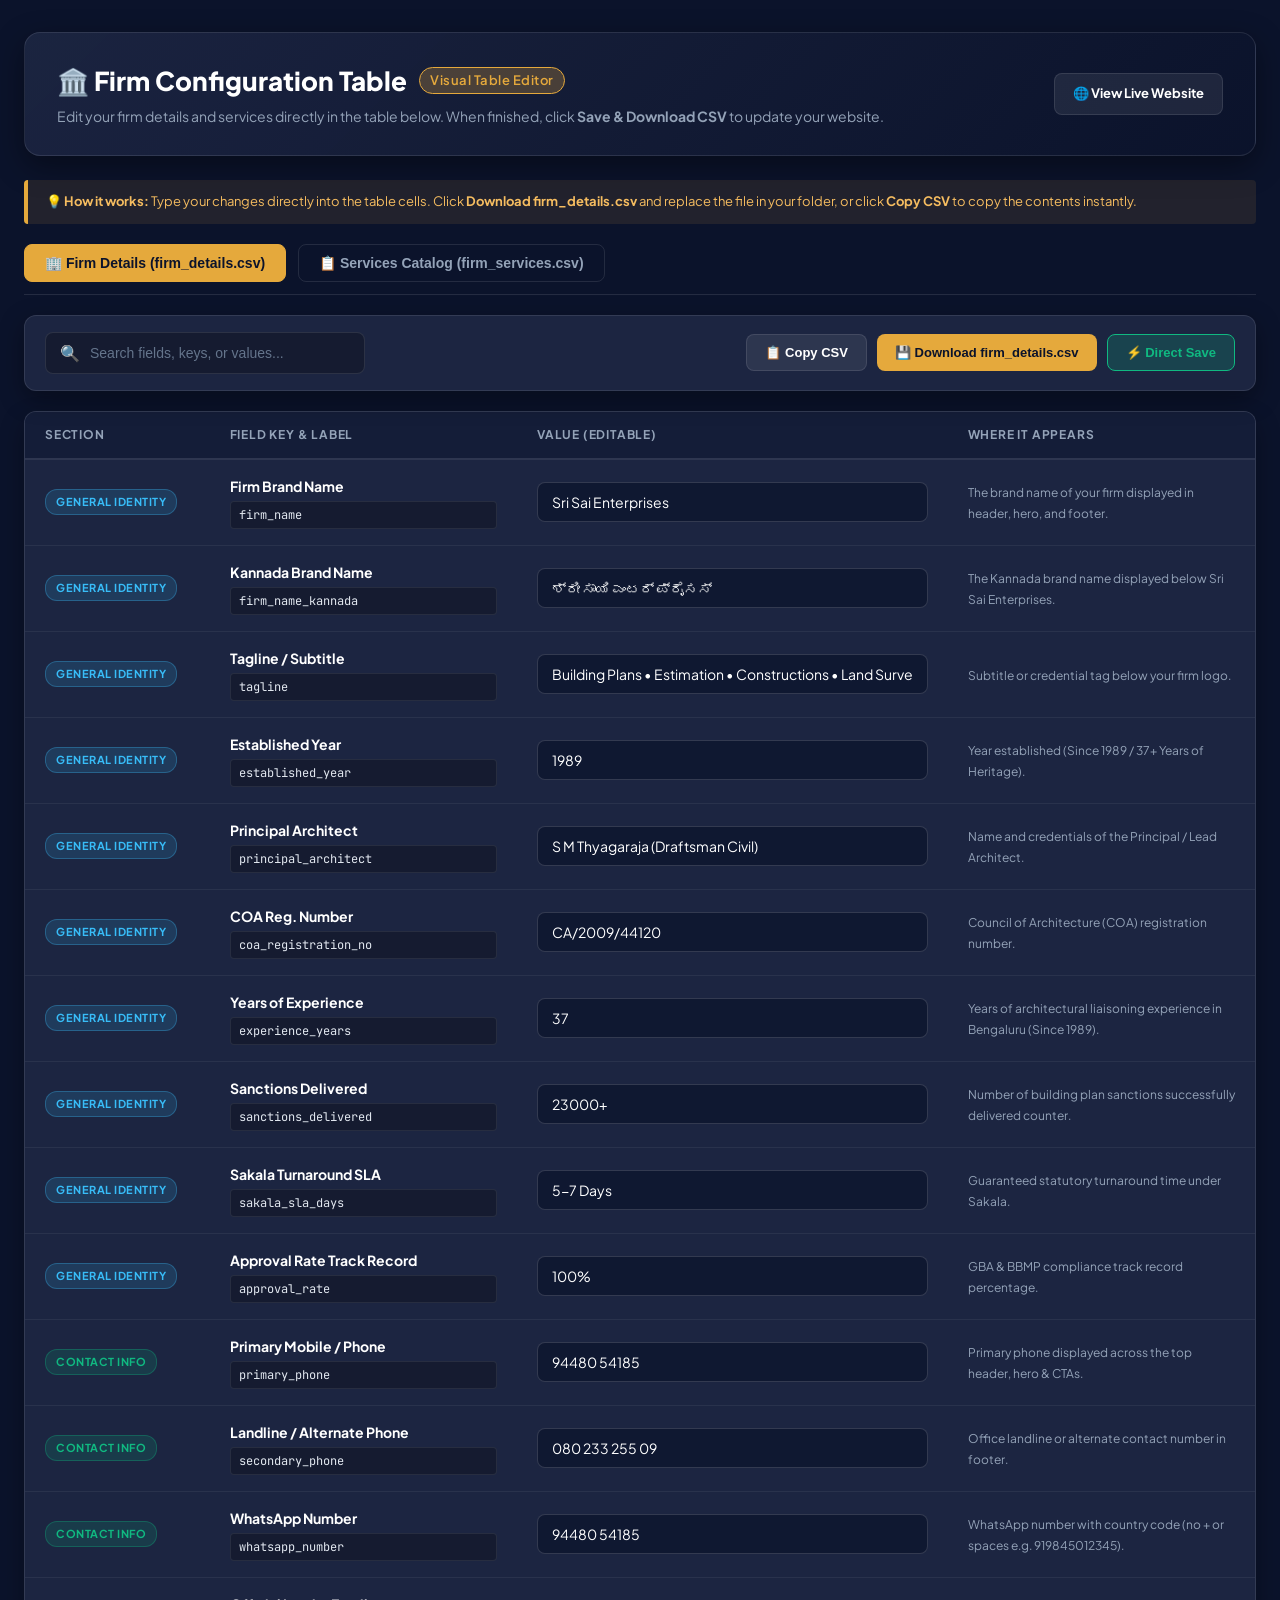
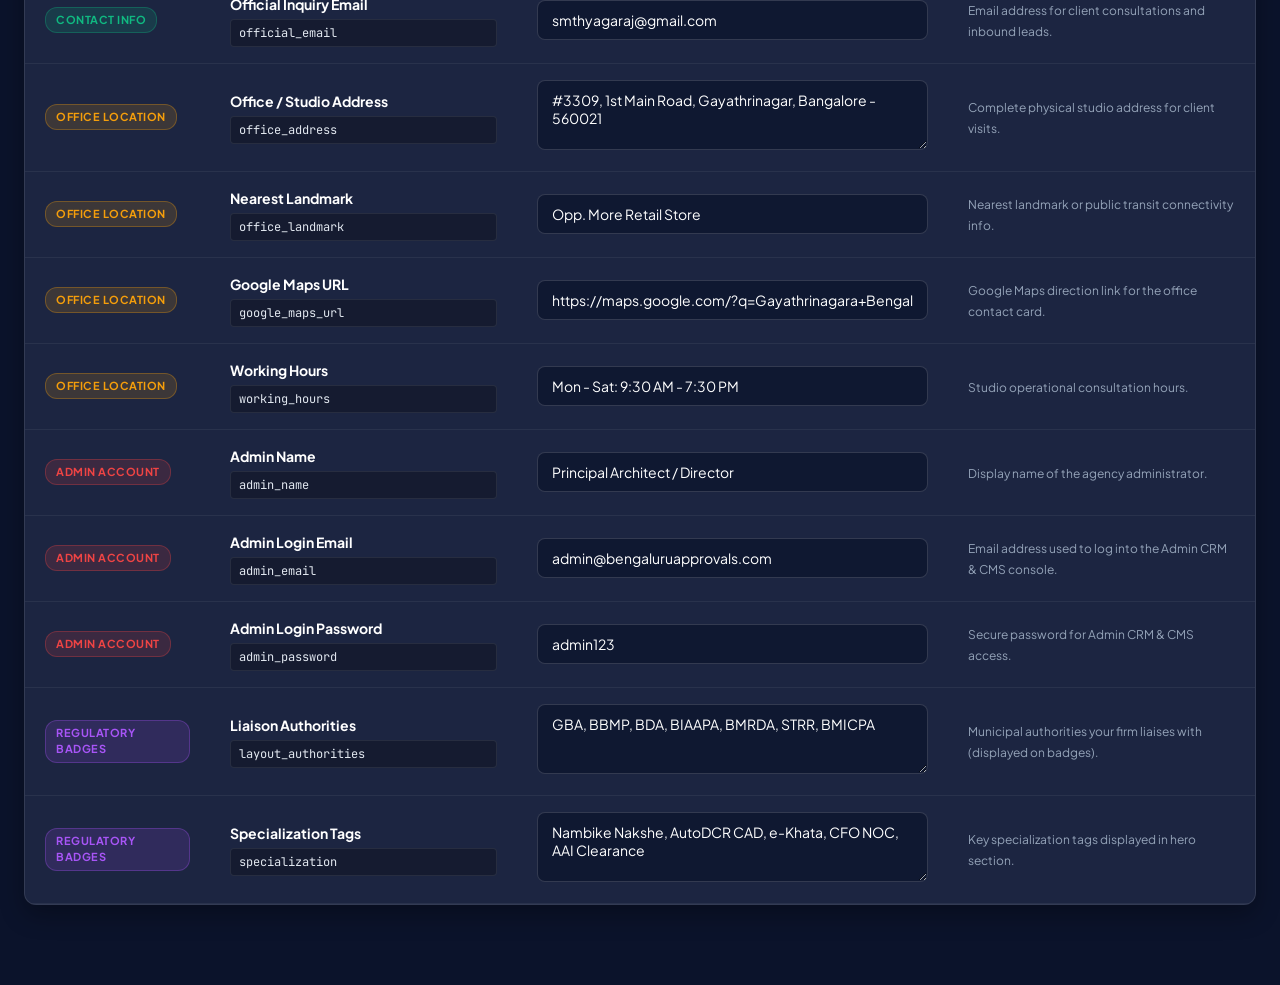
<file: 2.02/firm_details_table.html>
<!DOCTYPE html>
<html lang="en">
<head>
  <meta charset="UTF-8">
  <meta name="viewport" content="width=device-width, initial-scale=1.0">
  <title>Firm Details & Services Table Editor | Bengaluru Sanctions</title>
  <link rel="preconnect" href="https://fonts.googleapis.com">
  <link rel="preconnect" href="https://fonts.gstatic.com" crossorigin>
  <link href="https://fonts.googleapis.com/css2?family=Plus+Jakarta+Sans:wght@400;500;600;700;800&family=JetBrains+Mono:wght@400;500&display=swap" rel="stylesheet">
  <style>
    :root {
      --bg-main: #0B132B;
      --bg-card: #1C2541;
      --bg-card-hover: #223055;
      --accent: #E5A93C;
      --accent-hover: #F6BD60;
      --accent-glow: rgba(229, 169, 60, 0.25);
      --text-main: #FFFFFF;
      --text-muted: #94A3B8;
      --text-dim: #64748B;
      --border: rgba(255, 255, 255, 0.1);
      --border-focus: #E5A93C;
      --success: #10B981;
      --info: #38BDF8;
      --radius-sm: 8px;
      --radius-md: 12px;
      --radius-lg: 16px;
    }

    * {
      box-sizing: border-box;
      margin: 0;
      padding: 0;
    }

    body {
      font-family: 'Plus Jakarta Sans', -apple-system, BlinkMacSystemFont, sans-serif;
      background-color: var(--bg-main);
      color: var(--text-main);
      min-height: 100vh;
      padding: 32px 24px 80px;
      line-height: 1.5;
    }

    .container {
      max-width: 1300px;
      margin: 0 auto;
    }

    /* Header */
    .header-card {
      background: linear-gradient(135deg, rgba(28, 37, 65, 0.95), rgba(11, 19, 43, 0.98));
      border: 1px solid var(--border);
      border-radius: var(--radius-lg);
      padding: 28px 32px;
      margin-bottom: 24px;
      display: flex;
      justify-content: space-between;
      align-items: center;
      flex-wrap: wrap;
      gap: 20px;
      box-shadow: 0 10px 30px rgba(0, 0, 0, 0.4);
    }

    .header-info h1 {
      font-size: 26px;
      font-weight: 800;
      display: flex;
      align-items: center;
      gap: 12px;
      color: #fff;
    }

    .header-info h1 span.badge {
      background: var(--accent-glow);
      color: var(--accent);
      border: 1px solid var(--accent);
      font-size: 13px;
      padding: 3px 10px;
      border-radius: 20px;
      font-weight: 600;
      letter-spacing: 0.5px;
    }

    .header-info p {
      color: var(--text-muted);
      font-size: 14px;
      margin-top: 6px;
    }

    /* Tabs */
    .tab-bar {
      display: flex;
      gap: 12px;
      margin-bottom: 20px;
      border-bottom: 1px solid var(--border);
      padding-bottom: 12px;
    }

    .tab-btn {
      background: transparent;
      border: 1px solid var(--border);
      color: var(--text-muted);
      padding: 10px 20px;
      border-radius: var(--radius-sm);
      cursor: pointer;
      font-size: 14px;
      font-weight: 600;
      transition: all 0.2s ease;
      display: flex;
      align-items: center;
      gap: 8px;
    }

    .tab-btn:hover {
      background: rgba(255, 255, 255, 0.05);
      color: var(--text-main);
    }

    .tab-btn.active {
      background: var(--accent);
      color: #0B132B;
      border-color: var(--accent);
      font-weight: 700;
    }

    /* Actions Bar */
    .action-bar {
      background: var(--bg-card);
      border: 1px solid var(--border);
      border-radius: var(--radius-md);
      padding: 16px 20px;
      margin-bottom: 20px;
      display: flex;
      justify-content: space-between;
      align-items: center;
      flex-wrap: wrap;
      gap: 16px;
      position: sticky;
      top: 16px;
      z-index: 100;
      backdrop-filter: blur(12px);
      box-shadow: 0 8px 24px rgba(0, 0, 0, 0.35);
    }

    .search-box {
      display: flex;
      align-items: center;
      background: rgba(0, 0, 0, 0.25);
      border: 1px solid var(--border);
      border-radius: var(--radius-sm);
      padding: 8px 14px;
      gap: 10px;
      width: 320px;
      max-width: 100%;
    }

    .search-box input {
      background: transparent;
      border: none;
      outline: none;
      color: #fff;
      font-size: 14px;
      width: 100%;
    }

    .search-box input::placeholder {
      color: var(--text-dim);
    }

    .btn-group {
      display: flex;
      gap: 10px;
      flex-wrap: wrap;
    }

    .btn {
      display: inline-flex;
      align-items: center;
      gap: 8px;
      padding: 10px 18px;
      border-radius: var(--radius-sm);
      font-size: 13px;
      font-weight: 700;
      cursor: pointer;
      border: none;
      transition: all 0.2s ease;
      text-decoration: none;
    }

    .btn-primary {
      background: var(--accent);
      color: #0B132B;
    }

    .btn-primary:hover {
      background: var(--accent-hover);
      transform: translateY(-1px);
      box-shadow: 0 4px 14px var(--accent-glow);
    }

    .btn-secondary {
      background: rgba(255, 255, 255, 0.08);
      color: #fff;
      border: 1px solid var(--border);
    }

    .btn-secondary:hover {
      background: rgba(255, 255, 255, 0.15);
      color: #fff;
    }

    .btn-success {
      background: rgba(16, 185, 129, 0.2);
      color: #10B981;
      border: 1px solid #10B981;
    }

    .btn-success:hover {
      background: #10B981;
      color: #fff;
    }

    /* Table Container */
    .table-card {
      background: var(--bg-card);
      border: 1px solid var(--border);
      border-radius: var(--radius-md);
      overflow: hidden;
      box-shadow: 0 10px 25px rgba(0, 0, 0, 0.3);
    }

    table {
      width: 100%;
      border-collapse: collapse;
      text-align: left;
    }

    thead th {
      background: #141D38;
      padding: 14px 20px;
      font-size: 12px;
      text-transform: uppercase;
      letter-spacing: 0.8px;
      color: var(--text-muted);
      border-bottom: 2px solid rgba(255, 255, 255, 0.08);
      position: sticky;
      top: 0;
    }

    tbody tr {
      border-bottom: 1px solid rgba(255, 255, 255, 0.06);
      transition: background 0.15s ease;
    }

    tbody tr:hover {
      background: var(--bg-card-hover);
    }

    tbody td {
      padding: 16px 20px;
      font-size: 14px;
      vertical-align: middle;
    }

    .section-pill {
      display: inline-block;
      padding: 4px 10px;
      border-radius: 12px;
      font-size: 11px;
      font-weight: 700;
      text-transform: uppercase;
      letter-spacing: 0.5px;
    }

    .pill-identity { background: rgba(56, 189, 248, 0.15); color: #38BDF8; border: 1px solid rgba(56, 189, 248, 0.3); }
    .pill-contact { background: rgba(16, 185, 129, 0.15); color: #10B981; border: 1px solid rgba(16, 185, 129, 0.3); }
    .pill-location { background: rgba(245, 158, 11, 0.15); color: #F59E0B; border: 1px solid rgba(245, 158, 11, 0.3); }
    .pill-admin { background: rgba(239, 68, 68, 0.15); color: #EF4444; border: 1px solid rgba(239, 68, 68, 0.3); }
    .pill-badges { background: rgba(168, 85, 247, 0.15); color: #A855F7; border: 1px solid rgba(168, 85, 247, 0.3); }

    .field-key-code {
      font-family: 'JetBrains Mono', monospace;
      font-size: 12px;
      color: #E2E8F0;
      background: rgba(0, 0, 0, 0.25);
      padding: 4px 8px;
      border-radius: 4px;
      border: 1px solid rgba(255, 255, 255, 0.08);
      display: block;
      margin-top: 4px;
    }

    .input-field {
      width: 100%;
      background: rgba(11, 19, 43, 0.7);
      border: 1px solid rgba(255, 255, 255, 0.15);
      border-radius: var(--radius-sm);
      color: #fff;
      padding: 10px 14px;
      font-size: 14px;
      font-family: inherit;
      outline: none;
      transition: all 0.2s ease;
    }

    .input-field:focus {
      border-color: var(--border-focus);
      box-shadow: 0 0 0 3px var(--accent-glow);
      background: rgba(11, 19, 43, 0.95);
    }

    textarea.input-field {
      min-height: 70px;
      resize: vertical;
    }

    .desc-text {
      color: var(--text-muted);
      font-size: 12px;
      line-height: 1.4;
    }

    /* Toast Notification */
    .toast {
      position: fixed;
      bottom: 24px;
      right: 24px;
      background: #10B981;
      color: #fff;
      padding: 12px 24px;
      border-radius: var(--radius-sm);
      font-weight: 700;
      box-shadow: 0 6px 20px rgba(0, 0, 0, 0.4);
      transform: translateY(100px);
      opacity: 0;
      transition: all 0.3s cubic-bezier(0.16, 1, 0.3, 1);
      z-index: 1000;
      display: flex;
      align-items: center;
      gap: 10px;
    }

    .toast.show {
      transform: translateY(0);
      opacity: 1;
    }

    .notice-bar {
      background: rgba(229, 169, 60, 0.1);
      border-left: 4px solid var(--accent);
      padding: 12px 18px;
      margin-bottom: 20px;
      border-radius: 4px;
      font-size: 13px;
      color: #F6BD60;
    }
  </style>
</head>
<body>

  <div class="container">
    <!-- Header -->
    <div class="header-card">
      <div class="header-info">
        <h1>
          🏛️ Firm Configuration Table
          <span class="badge">Visual Table Editor</span>
        </h1>
        <p>Edit your firm details and services directly in the table below. When finished, click <strong>Save & Download CSV</strong> to update your website.</p>
      </div>
      <div>
        <a href="index.html" class="btn btn-secondary">🌐 View Live Website</a>
      </div>
    </div>

    <!-- Notice -->
    <div class="notice-bar">
      💡 <strong>How it works:</strong> Type your changes directly into the table cells. Click <strong>Download firm_details.csv</strong> and replace the file in your folder, or click <strong>Copy CSV</strong> to copy the contents instantly.
    </div>

    <!-- Tabs -->
    <div class="tab-bar">
      <button class="tab-btn active" id="tab-firm" onclick="switchView('firm')">🏢 Firm Details (firm_details.csv)</button>
      <button class="tab-btn" id="tab-services" onclick="switchView('services')">📋 Services Catalog (firm_services.csv)</button>
    </div>

    <!-- Actions Bar -->
    <div class="action-bar">
      <div class="search-box">
        <span>🔍</span>
        <input type="text" id="search-input" placeholder="Search fields, keys, or values..." oninput="filterTable()">
      </div>
      <div class="btn-group">
        <button class="btn btn-secondary" onclick="copyCsv()">📋 Copy CSV</button>
        <button class="btn btn-primary" onclick="downloadCsv()">💾 Download firm_details.csv</button>
        <button class="btn btn-success" id="btn-save-project" onclick="directSaveCsv()">⚡ Direct Save</button>
      </div>
    </div>

    <!-- FIRM DETAILS TABLE -->
    <div id="view-firm" class="table-card">
      <table id="firm-table">
        <thead>
          <tr>
            <th style="width: 15%;">Section</th>
            <th style="width: 25%;">Field Key & Label</th>
            <th style="width: 35%;">Value (Editable)</th>
            <th style="width: 25%;">Where It Appears</th>
          </tr>
        </thead>
        <tbody id="firm-tbody">
          <!-- Populated by JavaScript -->
        </tbody>
      </table>
    </div>

    <!-- SERVICES TABLE -->
    <div id="view-services" class="table-card" style="display: none;">
      <table id="services-table">
        <thead>
          <tr>
            <th style="width: 25%;">Service Title</th>
            <th style="width: 15%;">Category</th>
            <th style="width: 12%;">Base Fee (₹)</th>
            <th style="width: 13%;">Turnaround</th>
            <th style="width: 35%;">Key Features</th>
          </tr>
        </thead>
        <tbody id="services-tbody">
          <!-- Populated by JavaScript -->
        </tbody>
      </table>
    </div>
  </div>

  <!-- Toast Notification -->
  <div id="toast" class="toast">
    <span id="toast-msg">CSV copied to clipboard!</span>
  </div>

  <script>
    // Initial Firm Data
    const firmData = [
      { section: "General_Identity", pill: "pill-identity", key: "firm_name", label: "Firm Brand Name", value: "Sri Sai Enterprises", desc: "The brand name of your firm displayed in header, hero, and footer." },
      { section: "General_Identity", pill: "pill-identity", key: "firm_name_kannada", label: "Kannada Brand Name", value: "ಶ್ರೀ ಸಾಯಿ ಎಂಟರ್ ಪ್ರೈಸಸ್", desc: "The Kannada brand name displayed below Sri Sai Enterprises." },
      { section: "General_Identity", pill: "pill-identity", key: "tagline", label: "Tagline / Subtitle", value: "Building Plans • Estimation • Constructions • Land Surveying", desc: "Subtitle or credential tag below your firm logo." },
      { section: "General_Identity", pill: "pill-identity", key: "established_year", label: "Established Year", value: "1989", desc: "Year established (Since 1989 / 37+ Years of Heritage)." },
      { section: "General_Identity", pill: "pill-identity", key: "principal_architect", label: "Principal Architect", value: "S M Thyagaraja (Draftsman Civil)", desc: "Name and credentials of the Principal / Lead Architect." },
      { section: "General_Identity", pill: "pill-identity", key: "coa_registration_no", label: "COA Reg. Number", value: "CA/2009/44120", desc: "Council of Architecture (COA) registration number." },
      { section: "General_Identity", pill: "pill-identity", key: "experience_years", label: "Years of Experience", value: "37", desc: "Years of architectural liaisoning experience in Bengaluru (Since 1989)." },
      { section: "General_Identity", pill: "pill-identity", key: "sanctions_delivered", label: "Sanctions Delivered", value: "23000+", desc: "Number of building plan sanctions successfully delivered counter." },
      { section: "General_Identity", pill: "pill-identity", key: "sakala_sla_days", label: "Sakala Turnaround SLA", value: "5-7 Days", desc: "Guaranteed statutory turnaround time under Sakala." },
      { section: "General_Identity", pill: "pill-identity", key: "approval_rate", label: "Approval Rate Track Record", value: "100%", desc: "GBA & BBMP compliance track record percentage." },

      { section: "Contact_Info", pill: "pill-contact", key: "primary_phone", label: "Primary Mobile / Phone", value: "94480 54185", desc: "Primary phone displayed across the top header, hero & CTAs." },
      { section: "Contact_Info", pill: "pill-contact", key: "secondary_phone", label: "Landline / Alternate Phone", value: "080 233 255 09", desc: "Office landline or alternate contact number in footer." },
      { section: "Contact_Info", pill: "pill-contact", key: "whatsapp_number", label: "WhatsApp Number", value: "94480 54185", desc: "WhatsApp number with country code (no + or spaces e.g. 919845012345)." },
      { section: "Contact_Info", pill: "pill-contact", key: "official_email", label: "Official Inquiry Email", value: "smthyagaraj@gmail.com", desc: "Email address for client consultations and inbound leads." },

      { section: "Office_Location", pill: "pill-location", key: "office_address", label: "Office / Studio Address", value: "#3309, 1st Main Road, Gayathrinagar, Bangalore - 560021", desc: "Complete physical studio address for client visits." },
      { section: "Office_Location", pill: "pill-location", key: "office_landmark", label: "Nearest Landmark", value: "Opp. More Retail Store", desc: "Nearest landmark or public transit connectivity info." },
      { section: "Office_Location", pill: "pill-location", key: "google_maps_url", label: "Google Maps URL", value: "https://maps.google.com/?q=Gayathrinagara+Bengaluru", desc: "Google Maps direction link for the office contact card." },
      { section: "Office_Location", pill: "pill-location", key: "working_hours", label: "Working Hours", value: "Mon - Sat: 9:30 AM - 7:30 PM", desc: "Studio operational consultation hours." },

      { section: "Admin_Account", pill: "pill-admin", key: "admin_name", label: "Admin Name", value: "Principal Architect / Director", desc: "Display name of the agency administrator." },
      { section: "Admin_Account", pill: "pill-admin", key: "admin_email", label: "Admin Login Email", value: "admin@bengaluruapprovals.com", desc: "Email address used to log into the Admin CRM & CMS console." },
      { section: "Admin_Account", pill: "pill-admin", key: "admin_password", label: "Admin Login Password", value: "admin123", desc: "Secure password for Admin CRM & CMS access." },

      { section: "Regulatory_Badges", pill: "pill-badges", key: "layout_authorities", label: "Liaison Authorities", value: "GBA, BBMP, BDA, BIAAPA, BMRDA, STRR, BMICPA", desc: "Municipal authorities your firm liaises with (displayed on badges)." },
      { section: "Regulatory_Badges", pill: "pill-badges", key: "specialization", label: "Specialization Tags", value: "Nambike Nakshe, AutoDCR CAD, e-Khata, CFO NOC, AAI Clearance", desc: "Key specialization tags displayed in hero section." }
    ];

    // Services Catalog Data
    const servicesData = [
      { title: "Plan Sanctions & Approvals", category: "Municipal Approvals", fee: "35000", turnaround: "14 to 21 Days", features: "Greater Bengaluru Authority (GBA) & BBMP 8 Zonal Sanctions | BDA Layout Approval & CDP 2031 Land-use verification | Nambike Nakshe Fast-Track Provisional Sanction for plots <= 50x80 ft | Full liaisoning with Assistant Director of Town Planning (ADTP)" },
      { title: "e-Khata Services & Conversions", category: "Property Titling", fee: "18000", turnaround: "10 to 15 Days", features: "New Digital e-Khata Certificate Extraction (e-Aasthi) | B-Khata to A-Khata Upgradation & Betterment Payment Filing | Khata Transfer post Registration / Inheritance / Gift Deed | Encumbrance Certificate (EC) 30-Year Chain Search" },
      { title: "AutoDCR & PreDCR CAD Drafting", category: "CAD Engineering", fee: "22000", turnaround: "3 to 5 Days", features: "100% PreDCR algorithmic compliance with zero-error validation | Standardized layer codes for Floor Area, Setbacks, and Light Ventilation | Rainwater Harvesting (RWH) chamber & Solar Water Heater 3D geometry | Preparation of DXF / DWG ready for government portal ingestion" },
      { title: "Turnkey Construction & Architectural Design", category: "Architecture & Build", fee: "50000", turnaround: "Project Milestones", features: "Contemporary 3D Elevation Modeling & VR Walkthroughs | Vastu Purusha Mandala Alignment for Residential Plots | Seismic Zone-II Structural Engineering & Soil Capacity Analysis | Turnkey Construction packages (₹1,950 to ₹3,400 per sq ft)" },
      { title: "NOC Procurement & Clearances", category: "Regulatory Liaisoning", fee: "28000", turnaround: "15 to 30 Days", features: "BWSSB Water Supply & Under-Ground Drainage (UGD) Clearance | BESCOM Transformer Feasibility & Load Sanction | Fire & Emergency Services Initial & Final NOC | AAI / HAL Airport Height Clearance via NOCAS Portal" }
    ];

    let currentTab = 'firm';

    function renderFirmTable() {
      const tbody = document.getElementById('firm-tbody');
      tbody.innerHTML = '';

      firmData.forEach((item, idx) => {
        const tr = document.createElement('tr');
        tr.dataset.index = idx;
        const isLong = item.key === 'office_address' || item.key === 'layout_authorities' || item.key === 'specialization';

        tr.innerHTML = `
          <td>
            <span class="section-pill ${item.pill}">${item.section.replace('_', ' ')}</span>
          </td>
          <td>
            <strong>${item.label}</strong>
            <span class="field-key-code">${item.key}</span>
          </td>
          <td>
            ${isLong 
              ? `<textarea class="input-field" rows="2" data-key="${item.key}" oninput="updateVal(${idx}, this.value)">${item.value}</textarea>` 
              : `<input type="text" class="input-field" data-key="${item.key}" value="${item.value.replace(/"/g, '&quot;')}" oninput="updateVal(${idx}, this.value)">`
            }
          </td>
          <td>
            <span class="desc-text">${item.desc}</span>
          </td>
        `;
        tbody.appendChild(tr);
      });
    }

    function renderServicesTable() {
      const tbody = document.getElementById('services-tbody');
      tbody.innerHTML = '';

      servicesData.forEach((item, idx) => {
        const tr = document.createElement('tr');
        tr.innerHTML = `
          <td>
            <input type="text" class="input-field" value="${item.title}" oninput="servicesData[${idx}].title = this.value">
          </td>
          <td>
            <input type="text" class="input-field" value="${item.category}" oninput="servicesData[${idx}].category = this.value">
          </td>
          <td>
            <input type="number" class="input-field" value="${item.fee}" oninput="servicesData[${idx}].fee = this.value">
          </td>
          <td>
            <input type="text" class="input-field" value="${item.turnaround}" oninput="servicesData[${idx}].turnaround = this.value">
          </td>
          <td>
            <textarea class="input-field" rows="3" oninput="servicesData[${idx}].features = this.value">${item.features}</textarea>
          </td>
        `;
        tbody.appendChild(tr);
      });
    }

    function updateVal(index, val) {
      firmData[index].value = val;
    }

    function switchView(tab) {
      currentTab = tab;
      document.getElementById('tab-firm').classList.toggle('active', tab === 'firm');
      document.getElementById('tab-services').classList.toggle('active', tab === 'services');
      document.getElementById('view-firm').style.display = tab === 'firm' ? 'block' : 'none';
      document.getElementById('view-services').style.display = tab === 'services' ? 'block' : 'none';
      
      const btn = document.querySelector('.btn-primary');
      if (tab === 'firm') {
        btn.innerHTML = '💾 Download firm_details.csv';
      } else {
        btn.innerHTML = '💾 Download firm_services.csv';
      }
    }

    function generateCsv() {
      if (currentTab === 'firm') {
        let csv = 'sep=;\nSection;Field_Key;Value;Description_And_Instructions\n';
        firmData.forEach(row => {
          const val = row.value.replace(/\n/g, ' ');
          csv += `${row.section};${row.key};${val};${row.desc}\n`;
        });
        return csv;
      } else {
        let csv = 'sep=;\nTitle;Category;Base_Fee_INR;Betterment_Rate_SqFt;Scrutiny_Rate_SqFt;Turnaround_Days;Short_Description;Key_Features\n';
        servicesData.forEach(row => {
          csv += `${row.title};${row.category};${row.fee};0;0;${row.turnaround};${row.title};${row.features}\n`;
        });
        return csv;
      }
    }

    function downloadCsv() {
      const csvContent = generateCsv();
      const filename = currentTab === 'firm' ? 'firm_details.csv' : 'firm_services.csv';
      const blob = new Blob([csvContent], { type: 'text/csv;charset=utf-8;' });
      const url = URL.createObjectURL(blob);
      const a = document.createElement('a');
      a.href = url;
      a.download = filename;
      document.body.appendChild(a);
      a.click();
      document.body.removeChild(a);
      showToast(`Saved & Downloaded ${filename}! Replace it in this folder.`);
    }

    async function directSaveCsv() {
      const csvContent = generateCsv();
      const filename = currentTab === 'firm' ? 'firm_details.csv' : 'firm_services.csv';
      
      // Modern File System Access API
      if (window.showSaveFilePicker) {
        try {
          const handle = await window.showSaveFilePicker({
            suggestedName: filename,
            types: [{
              description: 'CSV File',
              accept: { 'text/csv': ['.csv'] }
            }]
          });
          const writable = await handle.createWritable();
          await writable.write(csvContent);
          await writable.close();
          showToast(`Directly saved ${filename} successfully!`);
          return;
        } catch (err) {
          if (err.name !== 'AbortError') {
            console.warn('File picker error, falling back to download:', err);
          } else {
            return;
          }
        }
      }
      // Fallback
      downloadCsv();
    }

    function copyCsv() {
      const csvContent = generateCsv();
      navigator.clipboard.writeText(csvContent).then(() => {
        showToast('CSV copied to clipboard!');
      }).catch(err => {
        showToast('Error copying to clipboard');
      });
    }

    function filterTable() {
      const query = document.getElementById('search-input').value.toLowerCase();
      const rows = document.querySelectorAll('#firm-tbody tr');
      rows.forEach(tr => {
        const text = tr.innerText.toLowerCase();
        tr.style.display = text.includes(query) ? '' : 'none';
      });
    }

    function showToast(msg) {
      const toast = document.getElementById('toast');
      document.getElementById('toast-msg').innerText = msg;
      toast.classList.add('show');
      setTimeout(() => {
        toast.classList.remove('show');
      }, 3200);
    }

    // Initialize
    renderFirmTable();
    renderServicesTable();
  </script>
</body>
</html>
</file>
<file: 2.04/static/css/style.css>
/* ==========================================================================
   Sri Sai Enterprises (ಶ್ರೀ ಸಾಯಿ ಎಂಟರ್ ಪ್ರೈಸಸ್) - Version 2.04 (Customer-Centric)
   Clean, Decluttered, High-Readability Bengaluru Architectural Website
   ========================================================================== */

:root {
  /* Brand Signboard Colors */
  --primary-red: #b91c1c;
  --primary-red-hover: #991b1b;
  --primary-red-light: #fef2f2;
  
  --primary-blue: #0369a1;
  --primary-blue-hover: #0284c7;
  --primary-blue-light: #f0f9ff;

  --accent-gold: #d97706;
  --accent-gold-light: #fef3c7;
  --accent-gold-dark: #b45309;

  /* Neutral Surface & Typography */
  --bg-main: #f8fafc;
  --bg-card: #ffffff;
  --text-dark: #0f172a;
  --text-muted: #475569;
  --text-subtle: #64748b;
  --border-color: #e2e8f0;
  --border-focus: #0284c7;

  /* Status Colors */
  --success-green: #15803d;
  --success-bg: #f0fdf4;
  --success-border: #bbf7d0;

  /* Shadows */
  --shadow-sm: 0 1px 3px 0 rgba(0, 0, 0, 0.06);
  --shadow-md: 0 4px 6px -1px rgba(0, 0, 0, 0.08), 0 2px 4px -2px rgba(0, 0, 0, 0.04);
  --shadow-lg: 0 10px 20px -3px rgba(0, 0, 0, 0.08), 0 4px 6px -4px rgba(0, 0, 0, 0.03);

  /* Radius */
  --radius-sm: 6px;
  --radius-md: 10px;
  --radius-lg: 16px;
  --radius-pill: 9999px;

  /* Transitions */
  --transition-fast: 0.15s ease-in-out;
  --transition-normal: 0.25s ease-in-out;
}

/* Base Reset */
*, *::before, *::after {
  box-sizing: border-box;
  margin: 0;
  padding: 0;
}

html {
  font-family: 'Inter', -apple-system, BlinkMacSystemFont, "Segoe UI", Roboto, "Helvetica Neue", sans-serif;
  font-size: 16px;
  line-height: 1.5;
  color: var(--text-dark);
  background-color: var(--bg-main);
  scroll-behavior: smooth;
  -webkit-font-smoothing: antialiased;
}

body {
  min-height: 100vh;
  display: flex;
  flex-direction: column;
}

/* Kannada Typography Helper */
.kannada-text {
  font-family: 'Noto Sans Kannada', 'Segoe UI', Tahoma, sans-serif;
}

/* Links & Buttons */
a {
  color: inherit;
  text-decoration: none;
}

button {
  cursor: pointer;
  font-family: inherit;
  border: none;
  background: none;
}

/* Container */
.container {
  width: 100%;
  max-width: 1320px;
  margin-left: auto;
  margin-right: auto;
  padding-left: 1.25rem;
  padding-right: 1.25rem;
}

/* ==========================================================================
   TOP ANNOUNCEMENT BAR (Customer-Friendly & Welcoming - No Cluttered Licenses)
   ========================================================================== */
.top-bar {
  background: linear-gradient(90deg, #7f1d1d 0%, #9a3412 50%, #0c4a6e 100%);
  color: #ffffff;
  padding: 0.55rem 1rem;
  font-size: 0.8125rem;
  font-weight: 500;
  text-align: center;
}

.top-bar-inner {
  display: flex;
  align-items: center;
  justify-content: center;
  flex-wrap: wrap;
  gap: 0.65rem 1.25rem;
  max-width: 1200px;
  margin: 0 auto;
}

.top-badge {
  background-color: rgba(0, 0, 0, 0.35);
  border: 1px solid rgba(255, 255, 255, 0.25);
  border-radius: var(--radius-pill);
  padding: 0.2rem 0.65rem;
  font-weight: 700;
  letter-spacing: 0.04em;
  font-size: 0.75rem;
  color: #fef08a;
  display: inline-flex;
  align-items: center;
  gap: 0.35rem;
}

.top-badge-dot {
  width: 7px;
  height: 7px;
  border-radius: 50%;
  background-color: #22c55e;
}

.top-contact-link {
  color: #fef3c7;
  font-weight: 700;
  display: inline-flex;
  align-items: center;
  gap: 0.35rem;
  transition: color var(--transition-fast);
}

.top-contact-link:hover {
  color: #ffffff;
  text-decoration: underline;
}

/* ==========================================================================
   HEADER & MAIN NAVIGATION
   ========================================================================== */
.main-header {
  background-color: #ffffff;
  border-bottom: 1px solid var(--border-color);
  position: sticky;
  top: 0;
  z-index: 100;
  box-shadow: var(--shadow-sm);
}

.header-inner {
  display: flex;
  align-items: center;
  justify-content: space-between;
  padding: 0.75rem 0;
  gap: 1rem;
}

/* Brand Identity */
.brand {
  display: flex;
  align-items: center;
  gap: 0.875rem;
}

.brand-emblem {
  width: 58px;
  height: 58px;
  background: linear-gradient(135deg, var(--primary-red) 0%, var(--accent-gold) 100%);
  border-radius: var(--radius-md);
  display: flex;
  flex-direction: column;
  align-items: center;
  justify-content: center;
  color: #ffffff;
  box-shadow: 0 4px 12px rgba(185, 28, 28, 0.28);
  flex-shrink: 0;
}

.brand-emblem-since {
  font-size: 0.625rem;
  font-weight: 800;
  letter-spacing: 0.08em;
  line-height: 1;
}

.brand-emblem-year {
  font-size: 1.0625rem;
  font-weight: 900;
  line-height: 1;
  margin-top: 2px;
}

.brand-info {
  display: flex;
  flex-direction: column;
}

.brand-title {
  font-family: 'Outfit', 'Inter', -apple-system, sans-serif;
  font-size: 2.25rem;
  font-weight: 900;
  color: var(--text-dark);
  line-height: 1.05;
  letter-spacing: -0.03em;
  white-space: nowrap;
}

.brand-kannada {
  font-size: 1.35rem;
  font-weight: 800;
  color: var(--primary-red);
  line-height: 1.15;
  white-space: nowrap;
}

.brand-tagline {
  font-size: 0.75rem;
  color: var(--text-muted);
  font-weight: 600;
  letter-spacing: -0.01em;
  white-space: nowrap;
}

/* Navigation Tabs */
.nav-tabs {
  display: flex;
  align-items: center;
  background-color: #f1f5f9;
  padding: 0.25rem;
  border-radius: var(--radius-lg);
  gap: 0.25rem;
  flex-shrink: 0;
}

.tab-btn {
  display: inline-flex;
  align-items: center;
  gap: 0.35rem;
  padding: 0.5rem 0.8rem;
  border-radius: var(--radius-md);
  font-size: 0.84375rem;
  font-weight: 700;
  color: var(--text-muted);
  transition: all var(--transition-fast);
  white-space: nowrap;
}

.tab-btn:hover {
  color: var(--text-dark);
  background-color: rgba(255, 255, 255, 0.7);
}

.tab-btn.active {
  color: #ffffff;
  background-color: var(--primary-red);
  box-shadow: var(--shadow-sm);
}

.tab-btn-icon {
  font-size: 0.9375rem;
}

/* Quick Action Buttons in Header */
.header-actions {
  display: flex;
  align-items: center;
  gap: 0.5rem;
  flex-shrink: 0;
}

.btn-header-call {
  display: inline-flex;
  align-items: center;
  gap: 0.4rem;
  background-color: #16a34a;
  color: #ffffff;
  font-weight: 700;
  font-size: 0.84375rem;
  padding: 0.5rem 0.875rem;
  border-radius: var(--radius-md);
  box-shadow: 0 2px 4px rgba(22, 163, 74, 0.2);
  transition: all var(--transition-fast);
  white-space: nowrap;
}

.btn-header-call:hover {
  background-color: #15803d;
  transform: translateY(-1px);
}

.btn-header-mail {
  display: inline-flex;
  align-items: center;
  gap: 0.5rem;
  background-color: #f1f5f9;
  color: var(--primary-blue);
  border: 1px solid var(--border-color);
  font-weight: 700;
  font-size: 0.875rem;
  padding: 0.55rem 0.875rem;
  border-radius: var(--radius-md);
  transition: all var(--transition-fast);
}

.btn-header-mail:hover {
  background-color: #e0f2fe;
  color: var(--primary-blue-hover);
  border-color: #bae6fd;
}

/* Mobile Nav Bar */
.mobile-nav-bar {
  display: none;
  background-color: #ffffff;
  border-bottom: 1px solid var(--border-color);
  padding: 0.5rem 1rem;
  overflow-x: auto;
  white-space: nowrap;
  -webkit-overflow-scrolling: touch;
}

.mobile-nav-bar::-webkit-scrollbar {
  display: none;
}

/* ==========================================================================
   TAB CONTENT SECTIONS
   ========================================================================== */
.tab-content {
  display: none;
  animation: fadeIn 0.2s ease-in-out;
}

.tab-content.active {
  display: block;
}

@keyframes fadeIn {
  from {
    opacity: 0;
    transform: translateY(6px);
  }
  to {
    opacity: 1;
    transform: translateY(0);
  }
}

/* ==========================================================================
   CUSTOMER HERO SECTION
   ========================================================================== */
.hero-section {
  background: linear-gradient(180deg, #ffffff 0%, #f1f5f9 100%);
  padding: 2.75rem 0 2rem;
  border-bottom: 1px solid var(--border-color);
}

.hero-box {
  text-align: center;
  max-width: 860px;
  margin: 0 auto;
}

.hero-pill {
  display: inline-flex;
  align-items: center;
  gap: 0.5rem;
  background-color: var(--accent-gold-light);
  color: var(--accent-gold-dark);
  font-size: 0.8125rem;
  font-weight: 700;
  padding: 0.35rem 0.875rem;
  border-radius: var(--radius-pill);
  margin-bottom: 1.25rem;
  border: 1px solid #fde68a;
}

.hero-title {
  font-family: 'Outfit', 'Inter', -apple-system, sans-serif;
  font-size: 3.5rem;
  font-weight: 900;
  color: var(--text-dark);
  line-height: 1.12;
  margin-bottom: 0.65rem;
  letter-spacing: -0.035em;
}

.hero-title-kannada {
  font-size: 1.625rem;
  font-weight: 800;
  color: var(--primary-red);
  margin-bottom: 1.15rem;
  line-height: 1.35;
}

.hero-desc {
  font-size: 1.0625rem;
  color: var(--text-muted);
  line-height: 1.6;
  margin-bottom: 1.75rem;
  max-width: 760px;
  margin-left: auto;
  margin-right: auto;
}

/* Customer Trust Badges */
.trust-badges-row {
  display: flex;
  align-items: center;
  justify-content: center;
  flex-wrap: wrap;
  gap: 0.75rem 1.25rem;
  margin-bottom: 2rem;
}

.trust-badge-item {
  background-color: #ffffff;
  border: 1px solid var(--border-color);
  border-radius: var(--radius-pill);
  padding: 0.4rem 0.875rem;
  font-size: 0.8125rem;
  font-weight: 700;
  color: var(--text-dark);
  display: inline-flex;
  align-items: center;
  gap: 0.4rem;
  box-shadow: var(--shadow-sm);
}

.trust-badge-icon {
  color: #d97706;
}

/* Customer Scenario Quick Selectors */
.scenarios-wrapper {
  background-color: #ffffff;
  border: 1px solid var(--border-color);
  border-radius: var(--radius-lg);
  padding: 1.5rem;
  box-shadow: var(--shadow-sm);
  margin-top: 1rem;
}

.scenarios-header {
  font-size: 0.9375rem;
  font-weight: 800;
  color: var(--text-dark);
  margin-bottom: 1rem;
  text-align: center;
}

.scenarios-grid {
  display: grid;
  grid-template-columns: repeat(4, 1fr);
  gap: 0.75rem;
}

.scenario-btn {
  background-color: #f8fafc;
  border: 1px solid var(--border-color);
  border-radius: var(--radius-md);
  padding: 0.875rem 0.75rem;
  text-align: center;
  display: flex;
  flex-direction: column;
  align-items: center;
  gap: 0.4rem;
  transition: all var(--transition-fast);
}

.scenario-btn:hover {
  background-color: #f0f9ff;
  border-color: #38bdf8;
  transform: translateY(-2px);
  box-shadow: var(--shadow-sm);
}

.scenario-icon {
  font-size: 1.375rem;
}

.scenario-title {
  font-size: 0.8125rem;
  font-weight: 700;
  color: var(--text-dark);
  line-height: 1.3;
}

.scenario-hint {
  font-size: 0.6875rem;
  color: var(--primary-blue);
  font-weight: 600;
}

/* ==========================================================================
   SEARCH & FILTER BAR
   ========================================================================== */
.search-filter-section {
  padding: 2rem 0 0.5rem;
}

.search-box-wrapper {
  background-color: #ffffff;
  border: 1px solid var(--border-color);
  border-radius: var(--radius-lg);
  padding: 0.65rem 1.125rem;
  display: flex;
  align-items: center;
  gap: 0.75rem;
  box-shadow: var(--shadow-sm);
  max-width: 680px;
  margin: 0 auto 1.25rem;
  transition: border-color var(--transition-fast), box-shadow var(--transition-fast);
}

.search-box-wrapper:focus-within {
  border-color: var(--primary-blue);
  box-shadow: 0 0 0 3px rgba(3, 105, 161, 0.15);
}

.search-icon {
  color: var(--text-subtle);
  font-size: 1.25rem;
  flex-shrink: 0;
}

.search-input {
  width: 100%;
  border: none;
  outline: none;
  font-size: 1rem;
  color: var(--text-dark);
  font-family: inherit;
  background: transparent;
}

.search-input::placeholder {
  color: var(--text-subtle);
}

/* Filter Chips */
.filter-chips {
  display: flex;
  align-items: center;
  justify-content: center;
  flex-wrap: wrap;
  gap: 0.5rem;
  margin-bottom: 2.25rem;
}

.filter-chip {
  background-color: #ffffff;
  border: 1px solid var(--border-color);
  color: var(--text-muted);
  font-size: 0.8125rem;
  font-weight: 600;
  padding: 0.45rem 0.95rem;
  border-radius: var(--radius-pill);
  transition: all var(--transition-fast);
}

.filter-chip:hover {
  background-color: #f1f5f9;
  color: var(--text-dark);
}

.filter-chip.active {
  background-color: var(--text-dark);
  color: #ffffff;
  border-color: var(--text-dark);
}

/* ==========================================================================
   SERVICE TILES GRID
   ========================================================================== */
.services-grid {
  display: grid;
  grid-template-columns: repeat(auto-fill, minmax(350px, 1fr));
  gap: 1.5rem;
  margin-bottom: 3.5rem;
}

.service-tile {
  background-color: var(--bg-card);
  border: 1px solid var(--border-color);
  border-radius: var(--radius-lg);
  padding: 1.625rem;
  display: flex;
  flex-direction: column;
  box-shadow: var(--shadow-sm);
  transition: transform var(--transition-normal), box-shadow var(--transition-normal), border-color var(--transition-normal);
  position: relative;
}

.service-tile:hover {
  transform: translateY(-4px);
  box-shadow: var(--shadow-md);
  border-color: #94a3b8;
}

/* Tile Header */
.tile-top {
  display: flex;
  align-items: flex-start;
  gap: 1rem;
  margin-bottom: 1rem;
}

.tile-icon-box {
  width: 52px;
  height: 52px;
  border-radius: var(--radius-md);
  display: flex;
  align-items: center;
  justify-content: center;
  font-size: 1.625rem;
  flex-shrink: 0;
  background-color: #f8fafc;
  border: 1px solid var(--border-color);
}

.tile-header-text {
  flex-grow: 1;
}

.tile-category-tag {
  display: inline-block;
  font-size: 0.6875rem;
  font-weight: 800;
  text-transform: uppercase;
  letter-spacing: 0.05em;
  color: var(--primary-blue);
  background-color: var(--primary-blue-light);
  padding: 0.15rem 0.5rem;
  border-radius: var(--radius-sm);
  margin-bottom: 0.25rem;
}

.tile-title {
  font-size: 1.35rem;
  font-weight: 800;
  color: var(--text-dark);
  line-height: 1.25;
}

.tile-kannada {
  font-size: 0.96875rem;
  font-weight: 800;
  color: var(--primary-red);
  margin-top: 0.2rem;
}

/* Tile Body: Simple Explanation */
.tile-body {
  flex-grow: 1;
  display: flex;
  flex-direction: column;
  gap: 0.875rem;
  margin-bottom: 1.25rem;
}

.tile-simple-box {
  background-color: #f8fafc;
  border-left: 3px solid var(--accent-gold);
  padding: 0.75rem 0.875rem;
  border-radius: 0 var(--radius-sm) var(--radius-sm) 0;
}

.tile-simple-label {
  font-size: 0.6875rem;
  font-weight: 800;
  text-transform: uppercase;
  color: var(--accent-gold-dark);
  letter-spacing: 0.05em;
  display: block;
  margin-bottom: 0.25rem;
}

.tile-simple-desc {
  font-size: 0.9375rem;
  color: var(--text-dark);
  line-height: 1.5;
  font-weight: 500;
}

/* Tile Points */
.tile-points {
  list-style: none;
  display: flex;
  flex-direction: column;
  gap: 0.45rem;
}

.tile-point-item {
  font-size: 0.84375rem;
  color: var(--text-muted);
  display: flex;
  align-items: flex-start;
  gap: 0.5rem;
  line-height: 1.4;
}

.tile-point-bullet {
  color: var(--success-green);
  font-weight: bold;
  flex-shrink: 0;
}

/* Tile Meta info */
.tile-meta {
  display: flex;
  align-items: center;
  justify-content: space-between;
  font-size: 0.78125rem;
  padding-top: 0.75rem;
  border-top: 1px dashed var(--border-color);
  color: var(--text-subtle);
  margin-bottom: 1.25rem;
}

.tile-sla-badge {
  display: inline-flex;
  align-items: center;
  gap: 0.35rem;
  color: var(--success-green);
  font-weight: 700;
}

/* Tile Action Buttons */
.tile-actions {
  display: grid;
  grid-template-columns: 1fr auto;
  gap: 0.5rem;
}

.btn-tile-enquire {
  background-color: var(--primary-red);
  color: #ffffff;
  font-size: 0.875rem;
  font-weight: 700;
  padding: 0.65rem 1rem;
  border-radius: var(--radius-md);
  text-align: center;
  display: inline-flex;
  align-items: center;
  justify-content: center;
  gap: 0.4rem;
  transition: all var(--transition-fast);
}

.btn-tile-enquire:hover {
  background-color: var(--primary-red-hover);
}

.btn-tile-call {
  background-color: #f1f5f9;
  color: #15803d;
  font-size: 0.875rem;
  font-weight: 700;
  padding: 0.65rem 0.875rem;
  border-radius: var(--radius-md);
  border: 1px solid #bbf7d0;
  display: inline-flex;
  align-items: center;
  justify-content: center;
  gap: 0.35rem;
  transition: all var(--transition-fast);
}

.btn-tile-call:hover {
  background-color: #dcfce7;
}

/* ==========================================================================
   CUSTOMER 3-STEP PROCESS SECTION
   ========================================================================== */
.process-section {
  background-color: #ffffff;
  border: 1px solid var(--border-color);
  border-radius: var(--radius-lg);
  padding: 2.25rem 1.75rem;
  margin-bottom: 3.5rem;
  box-shadow: var(--shadow-sm);
}

.process-header {
  text-align: center;
  max-width: 650px;
  margin: 0 auto 2rem;
}

.process-title {
  font-size: 1.5rem;
  font-weight: 800;
  color: var(--text-dark);
  margin-bottom: 0.35rem;
}

.process-subtitle {
  font-size: 0.9375rem;
  color: var(--text-muted);
}

.process-grid {
  display: grid;
  grid-template-columns: repeat(3, 1fr);
  gap: 1.5rem;
}

.process-card {
  background-color: #f8fafc;
  border: 1px solid var(--border-color);
  border-radius: var(--radius-md);
  padding: 1.5rem;
  position: relative;
  display: flex;
  flex-direction: column;
}

.process-step-num {
  width: 32px;
  height: 32px;
  background-color: var(--primary-red);
  color: #ffffff;
  font-weight: 800;
  font-size: 0.875rem;
  border-radius: 50%;
  display: flex;
  align-items: center;
  justify-content: center;
  margin-bottom: 1rem;
}

.process-step-title {
  font-size: 1.0625rem;
  font-weight: 800;
  color: var(--text-dark);
  margin-bottom: 0.5rem;
}

.process-step-desc {
  font-size: 0.875rem;
  color: var(--text-muted);
  line-height: 1.5;
}

/* ==========================================================================
   CUSTOMER FAQ SECTION
   ========================================================================== */
.faq-section {
  margin-bottom: 3.5rem;
}

.faq-header {
  text-align: center;
  max-width: 650px;
  margin: 0 auto 1.75rem;
}

.faq-grid {
  display: grid;
  grid-template-columns: 1fr 1fr;
  gap: 1.25rem;
}

.faq-card {
  background-color: #ffffff;
  border: 1px solid var(--border-color);
  border-radius: var(--radius-md);
  padding: 1.25rem;
  box-shadow: var(--shadow-sm);
}

.faq-q {
  font-size: 0.9375rem;
  font-weight: 800;
  color: var(--text-dark);
  margin-bottom: 0.4rem;
  display: flex;
  align-items: flex-start;
  gap: 0.5rem;
}

.faq-q-icon {
  color: var(--primary-blue);
  flex-shrink: 0;
}

.faq-a {
  font-size: 0.875rem;
  color: var(--text-muted);
  line-height: 1.6;
  padding-left: 1.4rem;
}

/* Help Reassurance Card */
.help-banner {
  background: linear-gradient(135deg, #f0f9ff 0%, #e0f2fe 100%);
  border: 1px solid #bae6fd;
  border-radius: var(--radius-lg);
  padding: 1.75rem;
  margin-bottom: 3.5rem;
  display: flex;
  align-items: center;
  justify-content: space-between;
  flex-wrap: wrap;
  gap: 1.5rem;
}

.help-banner-content h3 {
  font-size: 1.25rem;
  font-weight: 800;
  color: #0369a1;
  margin-bottom: 0.35rem;
}

.help-banner-content p {
  color: #0c4a6e;
  font-size: 0.9375rem;
  line-height: 1.5;
}

.help-banner-actions {
  display: flex;
  align-items: center;
  gap: 0.75rem;
  flex-wrap: wrap;
}

.btn-call-large {
  background-color: #16a34a;
  color: #ffffff;
  padding: 0.75rem 1.25rem;
  border-radius: var(--radius-md);
  font-weight: 700;
  font-size: 0.9375rem;
  display: inline-flex;
  align-items: center;
  gap: 0.5rem;
  box-shadow: 0 4px 6px rgba(22, 163, 74, 0.2);
  transition: all var(--transition-fast);
}

.btn-call-large:hover {
  background-color: #15803d;
  transform: translateY(-1px);
}

/* ==========================================================================
   PAGE: ABOUT US (#about) - DUAL LEADERSHIP: DRAFTSMAN & CIVIL ENGINEER
   ========================================================================== */
.about-container {
  padding: 2.5rem 0 4rem;
}

.about-header {
  text-align: center;
  max-width: 780px;
  margin: 0 auto 2.5rem;
}

.about-title {
  font-size: 2.25rem;
  font-weight: 900;
  color: var(--text-dark);
  margin-bottom: 0.5rem;
}

.about-subtitle {
  font-size: 1.0625rem;
  color: var(--text-muted);
  line-height: 1.6;
}

/* Dual Leadership Cards */
.leadership-grid {
  display: grid;
  grid-template-columns: 1fr 1fr;
  gap: 1.5rem;
  margin-bottom: 2.5rem;
}

.leader-card {
  background-color: var(--bg-card);
  border: 1px solid var(--border-color);
  border-radius: var(--radius-lg);
  padding: 1.75rem;
  box-shadow: var(--shadow-sm);
  display: flex;
  flex-direction: column;
}

.leader-badge {
  display: inline-block;
  font-size: 0.6875rem;
  font-weight: 800;
  text-transform: uppercase;
  letter-spacing: 0.05em;
  padding: 0.2rem 0.6rem;
  border-radius: var(--radius-sm);
  margin-bottom: 0.75rem;
  width: fit-content;
}

.leader-badge-draftsman {
  background-color: #fef2f2;
  color: var(--primary-red);
  border: 1px solid #fecaca;
}

.leader-badge-engineer {
  background-color: #f0f9ff;
  color: var(--primary-blue);
  border: 1px solid #bae6fd;
}

.profile-card-top {
  display: flex;
  align-items: center;
  gap: 1.25rem;
  margin-bottom: 1.25rem;
}

.profile-avatar {
  width: 64px;
  height: 64px;
  border-radius: var(--radius-md);
  color: #ffffff;
  display: flex;
  align-items: center;
  justify-content: center;
  font-size: 1.5rem;
  font-weight: 800;
  flex-shrink: 0;
}

.avatar-red {
  background: linear-gradient(135deg, var(--primary-red) 0%, #7f1d1d 100%);
  box-shadow: 0 4px 8px rgba(185, 28, 28, 0.25);
}

.avatar-blue {
  background: linear-gradient(135deg, var(--primary-blue) 0%, #0c4a6e 100%);
  box-shadow: 0 4px 8px rgba(3, 105, 161, 0.25);
}

.profile-name {
  font-family: 'Outfit', 'Inter', -apple-system, sans-serif;
  font-size: 1.5rem;
  font-weight: 900;
  color: var(--text-dark);
  line-height: 1.2;
}

.profile-role {
  font-size: 0.875rem;
  font-weight: 700;
  color: var(--primary-blue);
  margin-top: 0.2rem;
}

.profile-kannada {
  font-size: 0.8125rem;
  font-weight: 700;
  color: var(--primary-red);
}

.leader-bio {
  font-size: 0.875rem;
  color: var(--text-muted);
  line-height: 1.6;
  margin-bottom: 1rem;
  flex-grow: 1;
}

/* Dual Advantage Banner */
.dual-advantage-card {
  background: linear-gradient(135deg, #fffbeb 0%, #fef3c7 100%);
  border: 1px solid #fde68a;
  border-radius: var(--radius-lg);
  padding: 1.75rem;
  margin-bottom: 2.5rem;
}

.dual-advantage-title {
  font-size: 1.125rem;
  font-weight: 800;
  color: #92400e;
  margin-bottom: 0.5rem;
}

.dual-advantage-desc {
  font-size: 0.9375rem;
  color: #78350f;
  line-height: 1.6;
}

/* Credentials Table */
.creds-table {
  width: 100%;
  border-collapse: collapse;
  font-size: 0.84375rem;
}

.creds-table tr {
  border-bottom: 1px solid #f1f5f9;
}

.creds-table tr:last-child {
  border-bottom: none;
}

.creds-table td {
  padding: 0.55rem 0;
}

.creds-key {
  font-weight: 600;
  color: var(--text-muted);
  width: 48%;
}

.creds-value {
  font-weight: 700;
  color: var(--text-dark);
}

/* ==========================================================================
   PAGE: ABOUT US & COMMON TAB HEADERS
   ========================================================================== */
.about-container, .locate-container, .enquiry-container {
  padding: 2.75rem 0 4.5rem;
}

.about-header {
  text-align: center;
  max-width: 860px;
  margin: 0 auto 2.5rem;
}

.about-title {
  font-family: 'Outfit', 'Inter', -apple-system, sans-serif;
  font-size: 2.75rem;
  font-weight: 900;
  color: var(--text-dark);
  line-height: 1.15;
  letter-spacing: -0.03em;
  margin-bottom: 0.5rem;
}

.about-subtitle {
  font-size: 1.125rem;
  color: var(--text-muted);
  line-height: 1.6;
  margin-top: 0.5rem;
}

.locate-grid {
  display: grid;
  grid-template-columns: 1fr 1fr;
  gap: 2rem;
  align-items: start;
}

.address-card {
  background-color: var(--bg-card);
  border: 1px solid var(--border-color);
  border-radius: var(--radius-lg);
  padding: 2rem;
  box-shadow: var(--shadow-sm);
}

.address-header {
  margin-bottom: 1.5rem;
}

.address-tag {
  display: inline-block;
  font-size: 0.75rem;
  font-weight: 700;
  color: var(--primary-red);
  background-color: var(--primary-red-light);
  padding: 0.2rem 0.65rem;
  border-radius: var(--radius-sm);
  margin-bottom: 0.5rem;
}

.address-title {
  font-family: 'Outfit', 'Inter', -apple-system, sans-serif;
  font-size: 2rem;
  font-weight: 900;
  color: var(--text-dark);
  line-height: 1.15;
  letter-spacing: -0.02em;
}

.address-details {
  display: flex;
  flex-direction: column;
  gap: 1.25rem;
  margin-bottom: 2rem;
}

.address-detail-item {
  display: flex;
  align-items: flex-start;
  gap: 0.875rem;
}

.address-detail-icon {
  font-size: 1.25rem;
  color: var(--primary-blue);
  flex-shrink: 0;
  margin-top: 2px;
}

.address-detail-text h4 {
  font-size: 0.875rem;
  font-weight: 700;
  color: var(--text-dark);
  margin-bottom: 0.15rem;
}

.address-detail-text p {
  font-size: 0.9375rem;
  color: var(--text-muted);
  line-height: 1.5;
}

.btn-gmaps-direction {
  background-color: #1a73e8;
  color: #ffffff;
  font-size: 0.9375rem;
  font-weight: 700;
  padding: 0.875rem 1.25rem;
  border-radius: var(--radius-md);
  text-align: center;
  display: inline-flex;
  align-items: center;
  justify-content: center;
  gap: 0.5rem;
  box-shadow: 0 4px 8px rgba(26, 115, 232, 0.25);
  transition: all var(--transition-fast);
}

.btn-gmaps-direction:hover {
  background-color: #1557b0;
  transform: translateY(-1px);
}

.map-card {
  background-color: var(--bg-card);
  border: 1px solid var(--border-color);
  border-radius: var(--radius-lg);
  overflow: hidden;
  box-shadow: var(--shadow-sm);
  display: flex;
  flex-direction: column;
}

.map-iframe-wrapper {
  width: 100%;
  height: 380px;
  background-color: #e2e8f0;
  position: relative;
}

.map-iframe-wrapper iframe {
  width: 100%;
  height: 100%;
  border: 0;
}

.map-caption-bar {
  padding: 1rem 1.25rem;
  background-color: #ffffff;
  border-top: 1px solid var(--border-color);
  display: flex;
  align-items: center;
  justify-content: space-between;
  font-size: 0.8125rem;
  color: var(--text-subtle);
}

/* ==========================================================================
   PAGE: ENQUIRY & CONTACT (#enquiry)
   ========================================================================== */
.enquiry-container {
  padding: 2.5rem 0 4rem;
}

.enquiry-grid {
  display: grid;
  grid-template-columns: 1fr 1.3fr;
  gap: 2rem;
  align-items: start;
}

.contact-channels-card {
  background-color: var(--bg-card);
  border: 1px solid var(--border-color);
  border-radius: var(--radius-lg);
  padding: 2rem;
  box-shadow: var(--shadow-sm);
}

.channel-list {
  display: flex;
  flex-direction: column;
  gap: 1.25rem;
  margin-top: 1.5rem;
}

.channel-card {
  background-color: #f8fafc;
  border: 1px solid var(--border-color);
  border-radius: var(--radius-md);
  padding: 1.25rem;
  display: flex;
  align-items: center;
  justify-content: space-between;
  gap: 1rem;
  transition: all var(--transition-fast);
}

.channel-card:hover {
  background-color: #ffffff;
  border-color: #cbd5e1;
  box-shadow: var(--shadow-sm);
}

.channel-info h4 {
  font-size: 0.75rem;
  text-transform: uppercase;
  letter-spacing: 0.05em;
  color: var(--text-subtle);
  font-weight: 700;
  margin-bottom: 0.2rem;
}

.channel-val {
  font-size: 1.125rem;
  font-weight: 800;
  color: var(--text-dark);
}

.channel-btn {
  padding: 0.5rem 0.875rem;
  border-radius: var(--radius-sm);
  font-size: 0.8125rem;
  font-weight: 700;
  display: inline-flex;
  align-items: center;
  gap: 0.35rem;
  white-space: nowrap;
}

.channel-btn-call {
  background-color: #16a34a;
  color: #ffffff;
}

.channel-btn-call:hover {
  background-color: #15803d;
}

.channel-btn-mail {
  background-color: var(--primary-blue);
  color: #ffffff;
}

.channel-btn-mail:hover {
  background-color: #0284c7;
}

/* Enquiry Form Card */
.enquiry-form-card {
  background-color: var(--bg-card);
  border: 1px solid var(--border-color);
  border-radius: var(--radius-lg);
  padding: 2rem;
  box-shadow: var(--shadow-sm);
}

.form-group {
  margin-bottom: 1.25rem;
}

.form-label {
  display: block;
  font-size: 0.875rem;
  font-weight: 700;
  color: var(--text-dark);
  margin-bottom: 0.4rem;
}

.form-label span.req {
  color: var(--primary-red);
}

.form-input, .form-select, .form-textarea {
  width: 100%;
  padding: 0.75rem 0.875rem;
  border: 1px solid var(--border-color);
  border-radius: var(--radius-md);
  font-family: inherit;
  font-size: 0.9375rem;
  color: var(--text-dark);
  background-color: #ffffff;
  transition: border-color var(--transition-fast), box-shadow var(--transition-fast);
}

.form-input:focus, .form-select:focus, .form-textarea:focus {
  outline: none;
  border-color: var(--primary-blue);
  box-shadow: 0 0 0 3px rgba(3, 105, 161, 0.15);
}

.form-textarea {
  min-height: 100px;
  resize: vertical;
}

.form-help-text {
  font-size: 0.75rem;
  color: var(--text-subtle);
  margin-top: 0.3rem;
}

.form-actions {
  display: flex;
  align-items: center;
  gap: 0.75rem;
  margin-top: 1.5rem;
  flex-wrap: wrap;
}

.btn-submit-mail {
  background-color: var(--primary-red);
  color: #ffffff;
  font-size: 0.9375rem;
  font-weight: 700;
  padding: 0.85rem 1.5rem;
  border-radius: var(--radius-md);
  display: inline-flex;
  align-items: center;
  gap: 0.5rem;
  box-shadow: 0 4px 6px rgba(185, 28, 28, 0.2);
  transition: all var(--transition-fast);
  flex-grow: 1;
  justify-content: center;
}

.btn-submit-mail:hover {
  background-color: var(--primary-red-hover);
}

.btn-copy-summary {
  background-color: #f1f5f9;
  color: var(--text-dark);
  border: 1px solid var(--border-color);
  font-size: 0.875rem;
  font-weight: 700;
  padding: 0.85rem 1.25rem;
  border-radius: var(--radius-md);
  display: inline-flex;
  align-items: center;
  gap: 0.4rem;
  transition: all var(--transition-fast);
}

.btn-copy-summary:hover {
  background-color: #e2e8f0;
}

/* Toast Notice */
.toast-notice {
  position: fixed;
  bottom: 2rem;
  right: 2rem;
  background-color: #0f172a;
  color: #ffffff;
  padding: 0.875rem 1.5rem;
  border-radius: var(--radius-md);
  font-size: 0.875rem;
  font-weight: 600;
  box-shadow: var(--shadow-lg);
  display: none;
  align-items: center;
  gap: 0.6rem;
  z-index: 1000;
  animation: slideUp 0.2s ease-out;
}

.toast-notice.show {
  display: flex;
}

@keyframes slideUp {
  from {
    transform: translateY(20px);
    opacity: 0;
  }
  to {
    transform: translateY(0);
    opacity: 1;
  }
}

/* ==========================================================================
   FOOTER
   ========================================================================== */
.main-footer {
  background-color: #0f172a;
  color: #94a3b8;
  padding: 3rem 0 1.5rem;
  margin-top: auto;
  border-top: 1px solid #1e293b;
}

.footer-grid {
  display: grid;
  grid-template-columns: 2fr 1fr 1fr;
  gap: 2.5rem;
  margin-bottom: 2.5rem;
}

.footer-brand-title {
  color: #ffffff;
  font-size: 1.25rem;
  font-weight: 800;
  margin-bottom: 0.25rem;
}

.footer-brand-kannada {
  color: #f87171;
  font-size: 0.9375rem;
  font-weight: 700;
  margin-bottom: 0.75rem;
}

.footer-brand-desc {
  font-size: 0.875rem;
  line-height: 1.6;
  max-width: 420px;
}

.footer-col h4 {
  color: #ffffff;
  font-size: 0.9375rem;
  font-weight: 700;
  margin-bottom: 1rem;
}

.footer-links {
  list-style: none;
  display: flex;
  flex-direction: column;
  gap: 0.6rem;
  font-size: 0.875rem;
}

.footer-links a:hover {
  color: #ffffff;
  text-decoration: underline;
}

.footer-bottom {
  border-top: 1px solid #1e293b;
  padding-top: 1.5rem;
  display: flex;
  align-items: center;
  justify-content: space-between;
  flex-wrap: wrap;
  gap: 1rem;
  font-size: 0.8125rem;
}

/* ==========================================================================
   RESPONSIVE DESIGN (TABLETS & PHONES)
   ========================================================================== */
@media (max-width: 1024px) {
  .scenarios-grid {
    grid-template-columns: repeat(2, 1fr);
  }

  .process-grid {
    grid-template-columns: 1fr;
  }

  .faq-grid {
    grid-template-columns: 1fr;
  }
}

@media (max-width: 1220px) {
  .nav-tabs {
    display: none;
  }

  .mobile-nav-bar {
    display: flex;
    justify-content: flex-start;
    gap: 0.5rem;
  }

  .mobile-nav-bar .tab-btn {
    padding: 0.45rem 0.875rem;
    font-size: 0.8125rem;
  }

  .leadership-grid, .about-grid, .locate-grid, .enquiry-grid {
    grid-template-columns: 1fr;
  }

  .footer-grid {
    grid-template-columns: 1fr;
    gap: 1.75rem;
  }
}

@media (max-width: 640px) {
  .header-actions .btn-header-mail {
    display: none;
  }

  .brand-title {
    font-size: 1.35rem;
  }

  .brand-kannada {
    font-size: 1rem;
  }

  .hero-title {
    font-size: 2.125rem;
  }

  .hero-title-kannada {
    font-size: 1.1875rem;
  }

  .hero-desc {
    font-size: 0.9375rem;
  }

  .scenarios-grid {
    grid-template-columns: 1fr;
  }

  .services-grid {
    grid-template-columns: 1fr;
  }

  .tile-actions {
    grid-template-columns: 1fr;
  }

  .help-banner {
    flex-direction: column;
    align-items: flex-start;
  }
}
</file>
